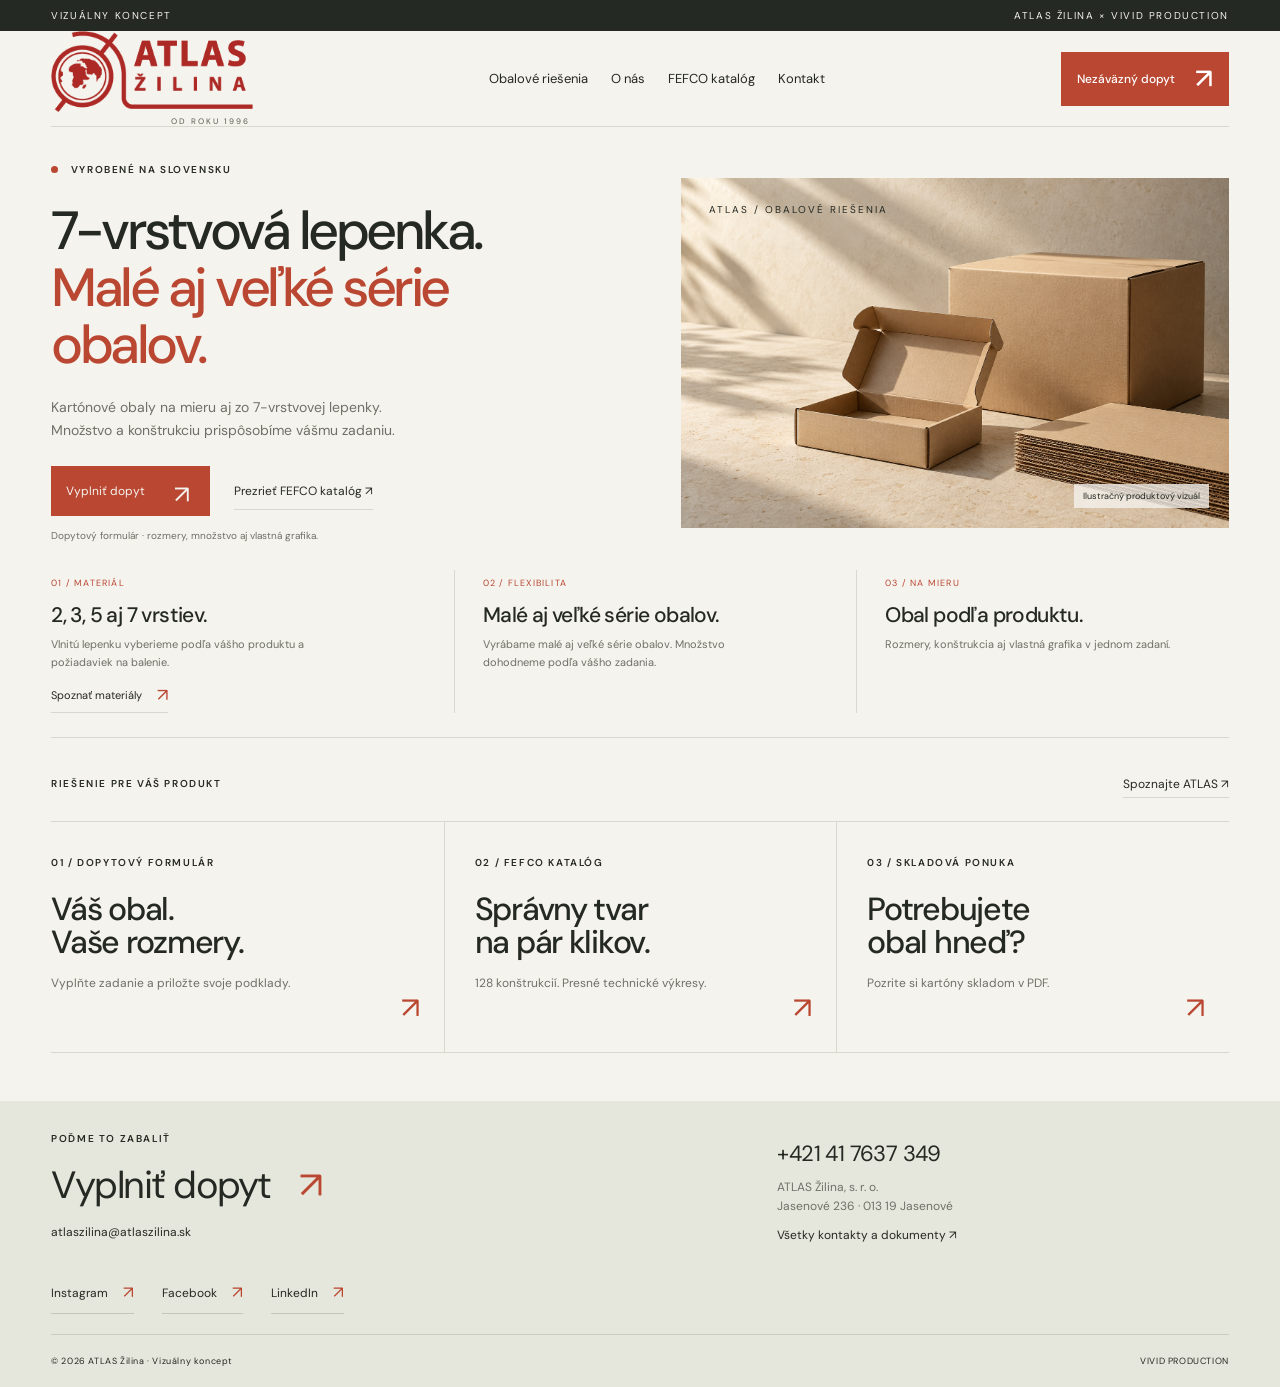
<file: index.html>
<!doctype html>
<html lang="sk"><head><meta charset="utf-8"><meta http-equiv="Content-Security-Policy" content="default-src 'none'; base-uri 'none'; object-src 'none'; script-src 'self'; style-src 'self'; font-src 'self'; img-src 'self' data:; connect-src 'self' blob:; form-action 'none'"><meta name="referrer" content="strict-origin-when-cross-origin"><meta name="viewport" content="width=device-width,initial-scale=1"><meta name="robots" content="noindex,nofollow"><meta name="description" content="ATLAS Žilina — návrh a výroba kartónových obalov na mieru. Vizuálny koncept od Vivid Production."><title>ATLAS Žilina — Obaly na mieru — malé aj veľké série obalov.</title><link rel="stylesheet" href="style.css?v=20261125-socials"></head>
<body id="top" class="minimal-home"><div class="concept">VIZUÁLNY KONCEPT <span>ATLAS ŽILINA × VIVID PRODUCTION</span></div><header><a class="brand-lockup" href="index.html" aria-label="Atlas Žilina — úvod, od roku 1996"><img class="logo" src="logo.png" alt="ATLAS Žilina"><span class="brand-since">OD ROKU 1996</span></a><nav id="nav"><a href="index.html#riesenia">Obalové riešenia</a><a href="o-nas.html">O nás</a><a href="fefco.html">FEFCO katalóg</a><a href="index.html#kontakt">Kontakt</a></nav><a class="nav-cta" href="dopyt.html">Nezáväzný dopyt <span aria-hidden="true">↗</span></a><button id="menu" aria-label="Otvoriť menu" aria-expanded="false">☰</button></header>
<main><section class="hero"><div class="hero-layout"><div class="hero-copy"><div class="eyebrow"><span class="dot"></span> VYROBENÉ NA SLOVENSKU</div><h1>7-vrstvová lepenka.<br><span>Malé aj veľké série obalov.</span></h1><p>Kartónové obaly na mieru aj zo 7-vrstvovej lepenky.<br>Množstvo a konštrukciu prispôsobíme vášmu zadaniu.</p><div class="hero-actions"><a class="round-link inquiry-primary" href="dopyt.html">Vyplniť dopyt <span aria-hidden="true">↗</span></a><a class="hero-secondary" href="fefco.html">Prezrieť FEFCO katalóg ↗</a></div><p class="hero-form-hint">Dopytový formulár · rozmery, množstvo aj vlastná grafika.</p></div><div class="hero-image"><img src="hero.png" alt="Ilustračná kompozícia kartónových obalov na mieru" fetchpriority="high"><div class="image-tag">ATLAS / OBALOVÉ RIEŠENIA</div><span class="image-note">Ilustračný produktový vizuál</span></div></div><div class="atlas-strengths" aria-label="Naše hlavné výhody"><div><span class="strength-index">01 / MATERIÁL</span><h2>2, 3, 5 aj 7 vrstiev.</h2><p>Vlnitú lepenku vyberieme podľa vášho produktu a požiadaviek na balenie.</p><a class="material-discover" href="materialy.html">Spoznať materiály <span aria-hidden="true">↗</span></a></div><div><span class="strength-index">02 / FLEXIBILITA</span><h2>Malé aj veľké série obalov.</h2><p>Vyrábame malé aj veľké série obalov. Množstvo dohodneme podľa vášho zadania.</p></div><div><span class="strength-index">03 / NA MIERU</span><h2>Obal podľa produktu.</h2><p>Rozmery, konštrukcia aj vlastná grafika v jednom zadaní.</p></div></div></section><section id="riesenia" class="home-solutions"><div class="home-section-label"><span class="eyebrow">RIEŠENIE PRE VÁŠ PRODUKT</span><a href="o-nas.html">Spoznajte ATLAS ↗</a></div><div class="home-options"><a href="dopyt.html"><span class="eyebrow">01 / DOPYTOVÝ FORMULÁR</span><h2>Váš obal.<br> Vaše rozmery.</h2><p>Vyplňte zadanie a priložte svoje podklady.</p><span class="option-arrow" aria-hidden="true">↗</span></a><a href="fefco.html"><span class="eyebrow">02 / FEFCO KATALÓG</span><h2>Správny tvar<br> na pár klikov.</h2><p>128 konštrukcií. Presné technické výkresy.</p><span class="option-arrow" aria-hidden="true">↗</span></a><a href="https://www.atlaszilina.sk/files/kartony_skladom.pdf" target="_blank" rel="noopener"><span class="eyebrow">03 / SKLADOVÁ PONUKA</span><h2>Potrebujete<br> obal hneď?</h2><p>Pozrite si kartóny skladom v PDF.</p><span class="option-arrow" aria-hidden="true">↗</span></a></div></section></main><footer id="kontakt" class="home-footer"><div class="home-contact"><div><span class="eyebrow">POĎME TO ZABALIŤ</span><a class="home-email" href="dopyt.html">Vyplniť dopyt <span>↗</span></a><a href="mailto:atlaszilina@atlaszilina.sk">atlaszilina@atlaszilina.sk</a></div><div><a class="home-phone" href="tel:+421417637349">+421 41 7637 349</a><p>ATLAS Žilina, s. r. o.<br>Jasenové 236 · 013 19 Jasenové</p><a href="o-nas.html#kontakt">Všetky kontakty a dokumenty ↗</a></div></div><nav class="footer-socials" aria-label="Sociálne siete ATLAS Žilina"><a href="https://www.instagram.com/atlaszilina.sk/" target="_blank" rel="noopener noreferrer" aria-label="Instagram ATLAS Žilina — otvorí sa v novej karte">Instagram<span aria-hidden="true">↗</span></a><a href="https://www.facebook.com/profile.php?id=100064442391622" target="_blank" rel="noopener noreferrer" aria-label="Facebook ATLAS Žilina — otvorí sa v novej karte">Facebook<span aria-hidden="true">↗</span></a><a href="https://www.linkedin.com/company/atlaszilina/" target="_blank" rel="noopener noreferrer" aria-label="LinkedIn ATLAS Žilina — otvorí sa v novej karte">LinkedIn<span aria-hidden="true">↗</span></a></nav><div class="footer-bottom"><span>© 2026 ATLAS Žilina · Vizuálny koncept</span><span>VIVID PRODUCTION</span></div></footer><script src="app.js"></script></body></html>
</file>
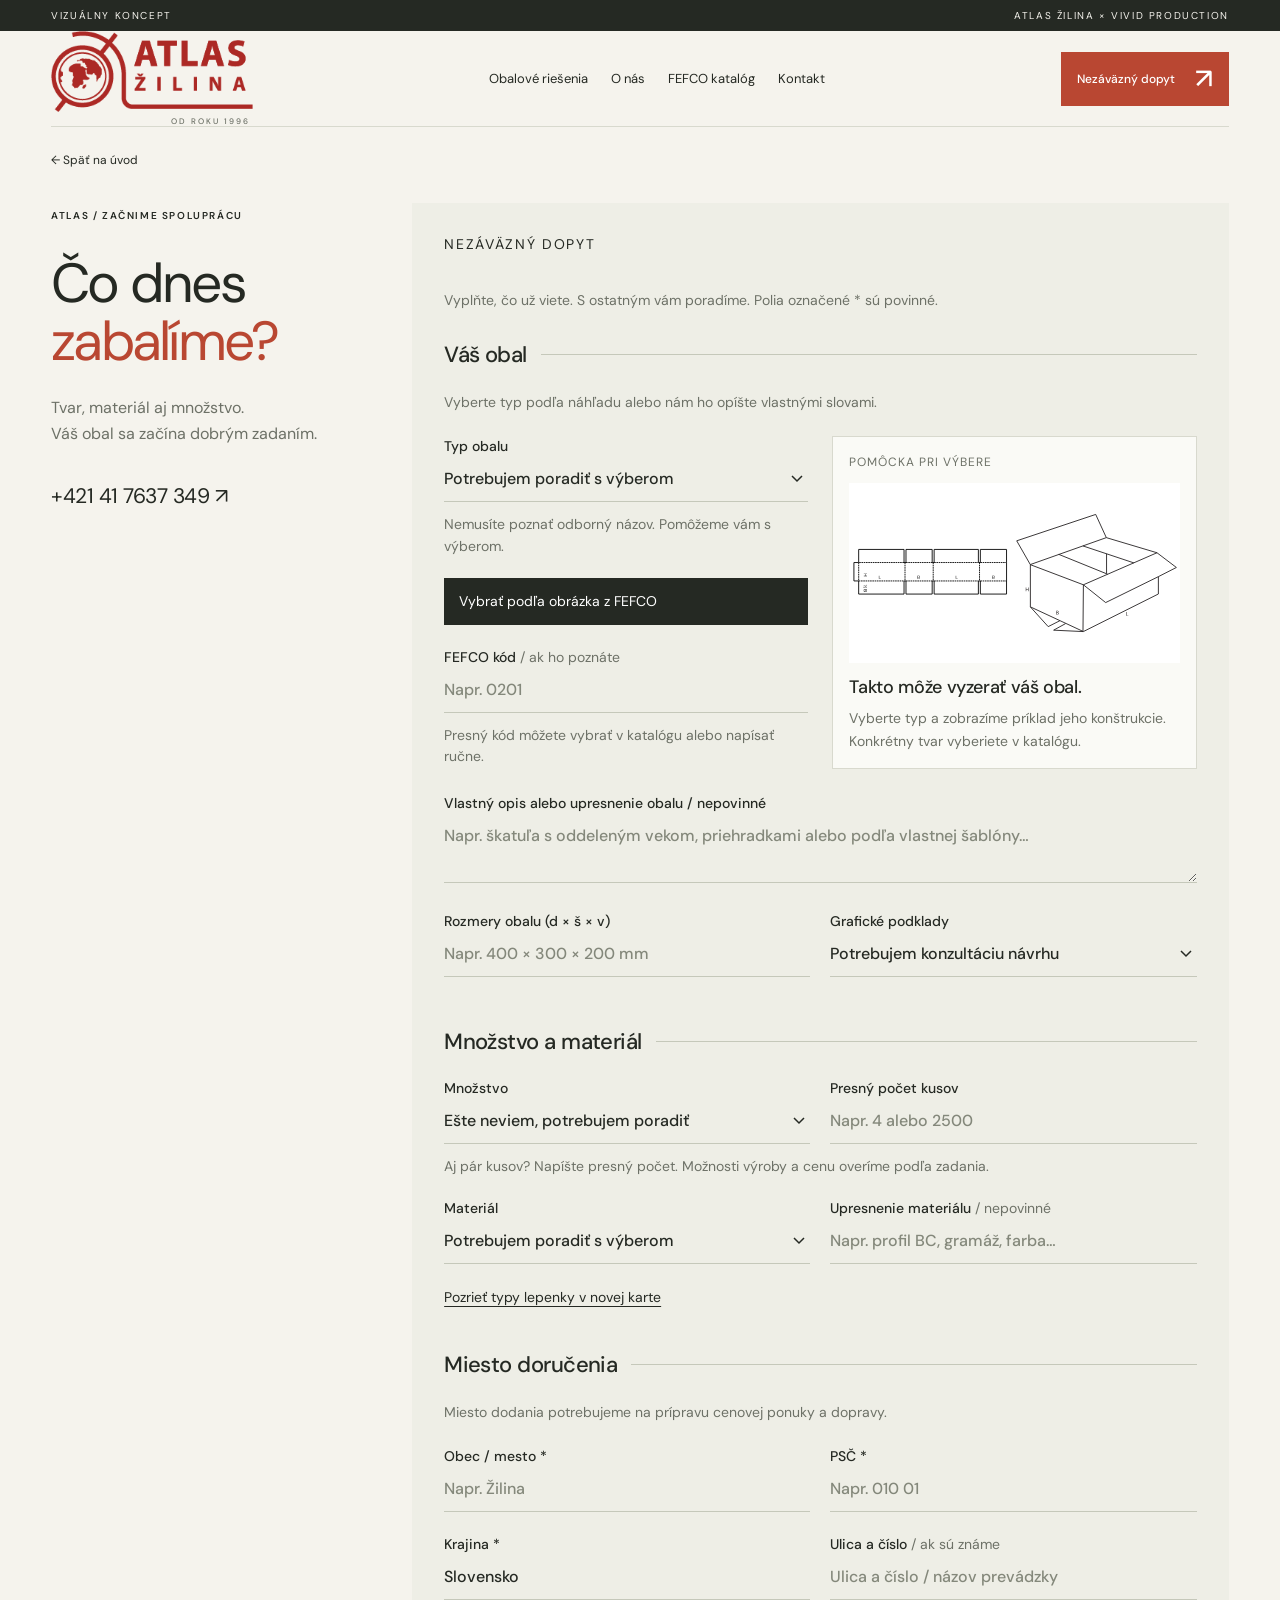
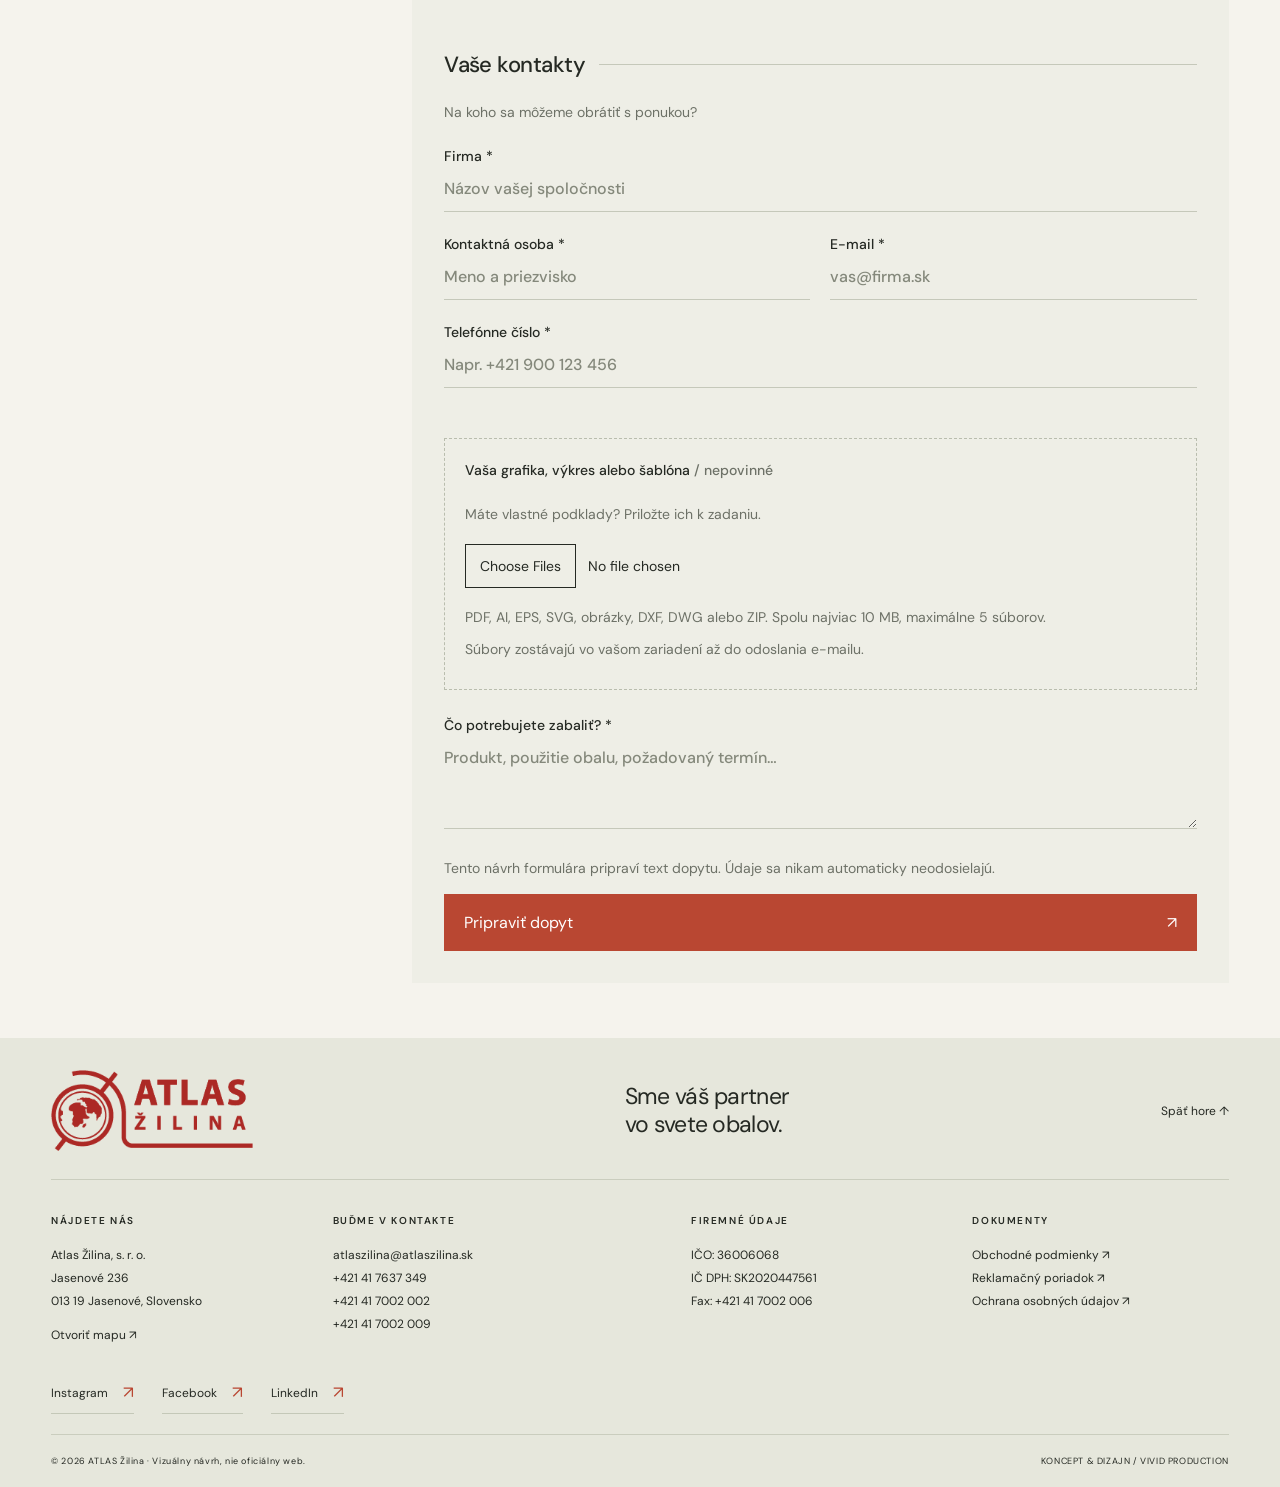
<file: dopyt.html>
<!doctype html>
<html lang="sk"><head><meta charset="utf-8"><meta http-equiv="Content-Security-Policy" content="default-src 'none'; base-uri 'none'; object-src 'none'; script-src 'self'; style-src 'self'; font-src 'self'; img-src 'self' data:; connect-src 'self' blob:; form-action 'none'"><meta name="referrer" content="strict-origin-when-cross-origin"><meta name="viewport" content="width=device-width,initial-scale=1"><meta name="robots" content="noindex,nofollow"><meta name="description" content="ATLAS Žilina — návrh a výroba kartónových obalov na mieru. Vizuálny koncept od Vivid Production."><title>Dopyt na obaly — ATLAS Žilina</title><link rel="stylesheet" href="style.css?v=20261125-socials"><link rel="stylesheet" href="inquiry.css?v=20261125-layout-fix"></head><body id="top" class="inquiry-body"><div class="concept">VIZUÁLNY KONCEPT <span>ATLAS ŽILINA × VIVID PRODUCTION</span></div><header><a class="brand-lockup" href="index.html" aria-label="Atlas Žilina — úvod, od roku 1996"><img class="logo" src="logo.png" alt="ATLAS Žilina"><span class="brand-since">OD ROKU 1996</span></a><nav id="nav"><a href="index.html#riesenia">Obalové riešenia</a><a href="o-nas.html">O nás</a><a href="fefco.html">FEFCO katalóg</a><a href="index.html#kontakt">Kontakt</a></nav><a class="nav-cta" href="dopyt.html">Nezáväzný dopyt <span aria-hidden="true">↗</span></a><button id="menu" aria-label="Otvoriť menu" aria-expanded="false">☰</button></header><main><a class="page-back" href="index.html">← Späť na úvod</a><section class="section inquiry" id="dopyt"><div><span class="eyebrow">ATLAS / ZAČNIME SPOLUPRÁCU</span><h1>Čo dnes<br><em>zabalíme?</em></h1><p>Tvar, materiál aj množstvo.<br>Váš obal sa začína dobrým zadaním.</p><a class="contact-phone" href="tel:+421417637349">+421 41 7637 349 ↗</a></div><form id="inquiry-form"><div class="form-top">NEZÁVÄZNÝ DOPYT</div><p class="field-intro">Vyplňte, čo už viete. S ostatným vám poradíme. Polia označené * sú povinné.</p><fieldset class="inquiry-section"><legend>Váš obal</legend>
<p class="field-intro">Vyberte typ podľa náhľadu alebo nám ho opíšte vlastnými slovami.</p>
<div class="type-workbench"><div class="type-fields">
<label for="pack-type">Typ obalu<select name="typ" id="pack-type" aria-describedby="type-help">
<option value="Potrebujem poradiť s výberom">Potrebujem poradiť s výberom</option>
<option value="Klopové krabice">Klopové krabice</option>
<option value="Krabice s vekom">Krabice s vekom</option>
<option value="Skladané obaly a paletky">Skladané obaly a paletky</option>
<option value="Zasúvacie obaly">Zasúvacie obaly</option>
<option value="Zlepené obaly">Zlepené obaly</option>
<option value="Prírezy">Prírezy</option>
<option value="Vnútorné obalové prvky">Vnútorné obalové prvky</option>
<option value="Iný typ / vlastný opis">Iný typ / vlastný opis</option>
</select></label>
<p id="type-help" class="field-help">Nemusíte poznať odborný názov. Pomôžeme vám s výberom.</p>
<button class="inquiry-secondary" type="button" id="choose-fefco" aria-haspopup="dialog" aria-controls="inquiry-catalog">Vybrať podľa obrázka z FEFCO</button>
<div class="fefco-input-row"><label for="inquiry-fefco">FEFCO kód <span class="field-optional">/ ak ho poznáte</span><input id="inquiry-fefco" name="fefco" inputmode="numeric" pattern="[0-9]{4}" maxlength="4" placeholder="Napr. 0201" aria-describedby="fefco-help"></label><button type="button" id="clear-fefco" class="inquiry-text-button" hidden>Zrušiť výber</button></div>
<p id="fefco-help" class="field-help">Presný kód môžete vybrať v katalógu alebo napísať ručne.</p>
</div><figure class="inquiry-preview" aria-labelledby="preview-title">
<span class="preview-label" id="preview-label">POMÔCKA PRI VÝBERE</span>
<img id="type-preview-image" src="inquiry-previews/0201.svg" alt="Ukážka klopovej krabice FEFCO 0201" width="480" height="280">
<figcaption><strong id="preview-title">Takto môže vyzerať váš obal.</strong><p id="preview-note">Vyberte typ a zobrazíme príklad jeho konštrukcie. Konkrétny tvar vyberiete v katalógu.</p></figcaption>
</figure></div>
<label for="custom-type"><span id="custom-type-label">Vlastný opis alebo upresnenie obalu <span class="field-optional">/ nepovinné</span></span><textarea id="custom-type" name="typ_vlastny" rows="2" maxlength="2000" placeholder="Napr. škatuľa s oddeleným vekom, priehradkami alebo podľa vlastnej šablóny…"></textarea></label>
<div class="form-row"><label>Rozmery obalu (d × š × v)<input name="rozmery" placeholder="Napr. 400 × 300 × 200 mm"></label><label>Grafické podklady<select name="grafika"><option>Potrebujem konzultáciu návrhu</option><option>Mám hotovú grafiku</option><option>Mám šablónu alebo technický výkres</option><option>Obal bez potlače</option></select></label></div>
</fieldset>
<fieldset class="inquiry-section"><legend>Množstvo a materiál</legend>
<div class="form-row"><label for="quantity-mode">Množstvo<select name="mnozstvo" id="quantity-mode"><option value="Ešte neviem, potrebujem poradiť">Ešte neviem, potrebujem poradiť</option><option value="Presný počet kusov">Napísať presný počet kusov</option><option value="1 – 99 kusov">1 – 99 kusov</option><option value="100 – 999 kusov">100 – 999 kusov</option><option value="1 000 – 10 000 kusov">1 000 – 10 000 kusov</option><option value="Viac ako 10 000 kusov">Viac ako 10 000 kusov</option></select></label>
<label for="quantity-exact">Presný počet kusov<input id="quantity-exact" name="mnozstvo_presne" type="number" min="1" step="1" inputmode="numeric" placeholder="Napr. 4 alebo 2500" aria-describedby="quantity-help"></label></div>
<p class="field-help" id="quantity-help">Aj pár kusov? Napíšte presný počet. Možnosti výroby a cenu overíme podľa zadania.</p>
<div class="form-row"><label for="material">Materiál<select id="material" name="material"><option>Potrebujem poradiť s výberom</option><option>2-vrstvová vlnitá lepenka</option><option>3-vrstvová vlnitá lepenka</option><option>5-vrstvová vlnitá lepenka</option><option>7-vrstvová vlnitá lepenka</option><option>Iný materiál / podľa špecifikácie</option></select></label>
<label for="material-detail">Upresnenie materiálu <span class="field-optional">/ nepovinné</span><input id="material-detail" name="material_detail" maxlength="500" placeholder="Napr. profil BC, gramáž, farba…"></label></div>
<a class="inquiry-inline-link" href="materialy.html" target="_blank" rel="noopener">Pozrieť typy lepenky v novej karte</a>
</fieldset>
<fieldset class="inquiry-section"><legend>Miesto doručenia</legend>
<p class="field-intro">Miesto dodania potrebujeme na prípravu cenovej ponuky a dopravy.</p>
<div class="form-row"><label>Obec / mesto *<input name="dorucenie_mesto" autocomplete="shipping address-level2" maxlength="150" required placeholder="Napr. Žilina"></label><label>PSČ *<input name="dorucenie_psc" autocomplete="shipping postal-code" maxlength="20" required placeholder="Napr. 010 01"></label></div>
<div class="form-row"><label>Krajina *<input name="dorucenie_krajina" autocomplete="shipping country-name" maxlength="100" required value="Slovensko"></label><label>Ulica a číslo <span class="field-optional">/ ak sú známe</span><input name="dorucenie_ulica" autocomplete="shipping address-line1" maxlength="250" placeholder="Ulica a číslo / názov prevádzky"></label></div>
</fieldset>
<fieldset class="inquiry-section"><legend>Vaše kontakty</legend><p class="field-intro">Na koho sa môžeme obrátiť s ponukou?</p><label>Firma *<input name="firma" autocomplete="organization" required placeholder="Názov vašej spoločnosti"></label><div class="form-row"><label>Kontaktná osoba *<input name="meno" autocomplete="name" required placeholder="Meno a priezvisko"></label><label>E-mail *<input type="email" name="email" autocomplete="email" required placeholder="vas@firma.sk"></label></div><label>Telefónne číslo *<input type="tel" name="telefon" autocomplete="tel" required placeholder="Napr. +421 900 123 456"></label>
</fieldset><div class="file-zone"><label for="attachments">Vaša grafika, výkres alebo šablóna <span class="optional">/ nepovinné</span></label><p>Máte vlastné podklady? Priložte ich k zadaniu.</p><input type="file" id="attachments" multiple accept=".pdf,.ai,.eps,.svg,.png,.jpg,.jpeg,.webp,.dxf,.dwg,.zip" aria-describedby="file-help file-status"><p id="file-help">PDF, AI, EPS, SVG, obrázky, DXF, DWG alebo ZIP. Spolu najviac 10 MB, maximálne 5 súborov.</p><ul id="file-list" aria-label="Vybrané prílohy"></ul><p id="file-status" aria-live="polite">Súbory zostávajú vo vašom zariadení až do odoslania e-mailu.</p></div><label>Čo potrebujete zabaliť? *<textarea name="sprava" rows="3" required placeholder="Produkt, použitie obalu, požadovaný termín…"></textarea></label><p class="form-note">Tento návrh formulára pripraví text dopytu. Údaje sa nikam automaticky neodosielajú.</p><button class="submit" type="submit">Pripraviť dopyt <span>↗</span></button><div id="draft" hidden aria-live="polite"><h3>Váš dopyt je pripravený</h3><textarea id="draft-text" rows="8" readonly aria-label="Text pripraveného dopytu"></textarea><div class="draft-actions"><button type="button" id="copy">Kopírovať text</button><a id="send" href="#">Otvoriť e-mail bez príloh ↗</a><button type="button" id="download-email">Stiahnuť e-mail s prílohami (.eml) ↓</button></div><p class="form-note" id="draft-status">Súbor .eml obsahuje zadanie aj vybrané prílohy. Otvorte ho v kompatibilnej e-mailovej aplikácii a pred odoslaním skontrolujte. Pri použití odkazu „Otvoriť e-mail bez príloh“ pridajte súbory ručne.</p></div></form></section></main><footer id="kontakt"><div class="footer-top"><img src="logo.png" alt="ATLAS Žilina" class="logo"><p>Sme váš partner<br>vo svete obalov.</p><a href="#top">Späť hore ↑</a></div><div class="footer-grid"><div><span class="eyebrow">NÁJDETE NÁS</span><p>Atlas Žilina, s. r. o.<br>Jasenové 236<br>013 19 Jasenové, Slovensko</p><a href="https://www.google.com/maps/search/?api=1&query=Atlas+Zilina+Jasenove+236" target="_blank" rel="noopener">Otvoriť mapu ↗</a></div><div><span class="eyebrow">BUĎME V KONTAKTE</span><p><a href="mailto:atlaszilina@atlaszilina.sk">atlaszilina@atlaszilina.sk</a><br><a href="tel:+421417637349">+421 41 7637 349</a><br><a href="tel:+421417002002">+421 41 7002 002</a><br><a href="tel:+421417002009">+421 41 7002 009</a></p></div><div><span class="eyebrow">FIREMNÉ ÚDAJE</span><p>IČO: 36006068<br>IČ DPH: SK2020447561<br>Fax: +421 41 7002 006</p></div><div><span class="eyebrow">DOKUMENTY</span><p><a href="https://www.atlaszilina.sk/files/VOP.pdf" target="_blank" rel="noopener">Obchodné podmienky ↗</a><br><a href="https://www.atlaszilina.sk/files/reklamacny_poriadok.pdf" target="_blank" rel="noopener">Reklamačný poriadok ↗</a><br><a href="https://www.atlaszilina.sk/files/GDPR_ATLAS.pdf" target="_blank" rel="noopener">Ochrana osobných údajov ↗</a></p></div></div><nav class="footer-socials" aria-label="Sociálne siete ATLAS Žilina"><a href="https://www.instagram.com/atlaszilina.sk/" target="_blank" rel="noopener noreferrer" aria-label="Instagram ATLAS Žilina — otvorí sa v novej karte">Instagram<span aria-hidden="true">↗</span></a><a href="https://www.facebook.com/profile.php?id=100064442391622" target="_blank" rel="noopener noreferrer" aria-label="Facebook ATLAS Žilina — otvorí sa v novej karte">Facebook<span aria-hidden="true">↗</span></a><a href="https://www.linkedin.com/company/atlaszilina/" target="_blank" rel="noopener noreferrer" aria-label="LinkedIn ATLAS Žilina — otvorí sa v novej karte">LinkedIn<span aria-hidden="true">↗</span></a></nav><div class="footer-bottom"><span>© 2026 ATLAS Žilina · Vizuálny návrh, nie oficiálny web.</span><span>KONCEPT & DIZAJN / VIVID PRODUCTION</span></div></footer><dialog id="inquiry-catalog" class="inquiry-catalog" aria-labelledby="inquiry-catalog-title">
<div class="picker-heading"><div><span class="eyebrow">FEFCO KATALÓG</span><h2 id="inquiry-catalog-title">Vyberte tvar obalu.</h2><p>Vybraná konštrukcia sa doplní do dopytu. Vaše údaje zostanú vyplnené.</p></div><button type="button" id="close-inquiry-catalog" class="picker-close" aria-label="Zavrieť výber obalu">×</button></div>
<div class="picker-controls"><label for="picker-category">Typ obalu<select id="picker-category"><option value="all">Všetky typy obalov</option><option value="01">Prírezy</option><option value="02">Klopové krabice</option><option value="03">Krabice s vekom</option><option value="04">Skladané obaly a paletky</option><option value="05">Zasúvacie obaly</option><option value="07">Zlepené obaly</option><option value="09">Vnútorné obalové prvky</option></select></label><label for="picker-search">Hľadať podľa kódu<input id="picker-search" type="search" placeholder="Napr. 0201" autocomplete="off"></label></div>
<p id="picker-status" role="status">Načítavam konštrukcie…</p><div id="picker-products" class="picker-products"></div>
<p class="picker-fallback">Neviete si vybrať? Zavrite katalóg a opíšte požadovaný obal vlastnými slovami. <a href="fefco.html" target="_blank" rel="noopener">Otvoriť celý katalóg v novej karte</a></p>
</dialog><script src="app.js"></script><script src="inquiry.js?v=20261120-form"></script><script src="inquiry-types.js?v=20261120-form"></script></body></html>
</file>
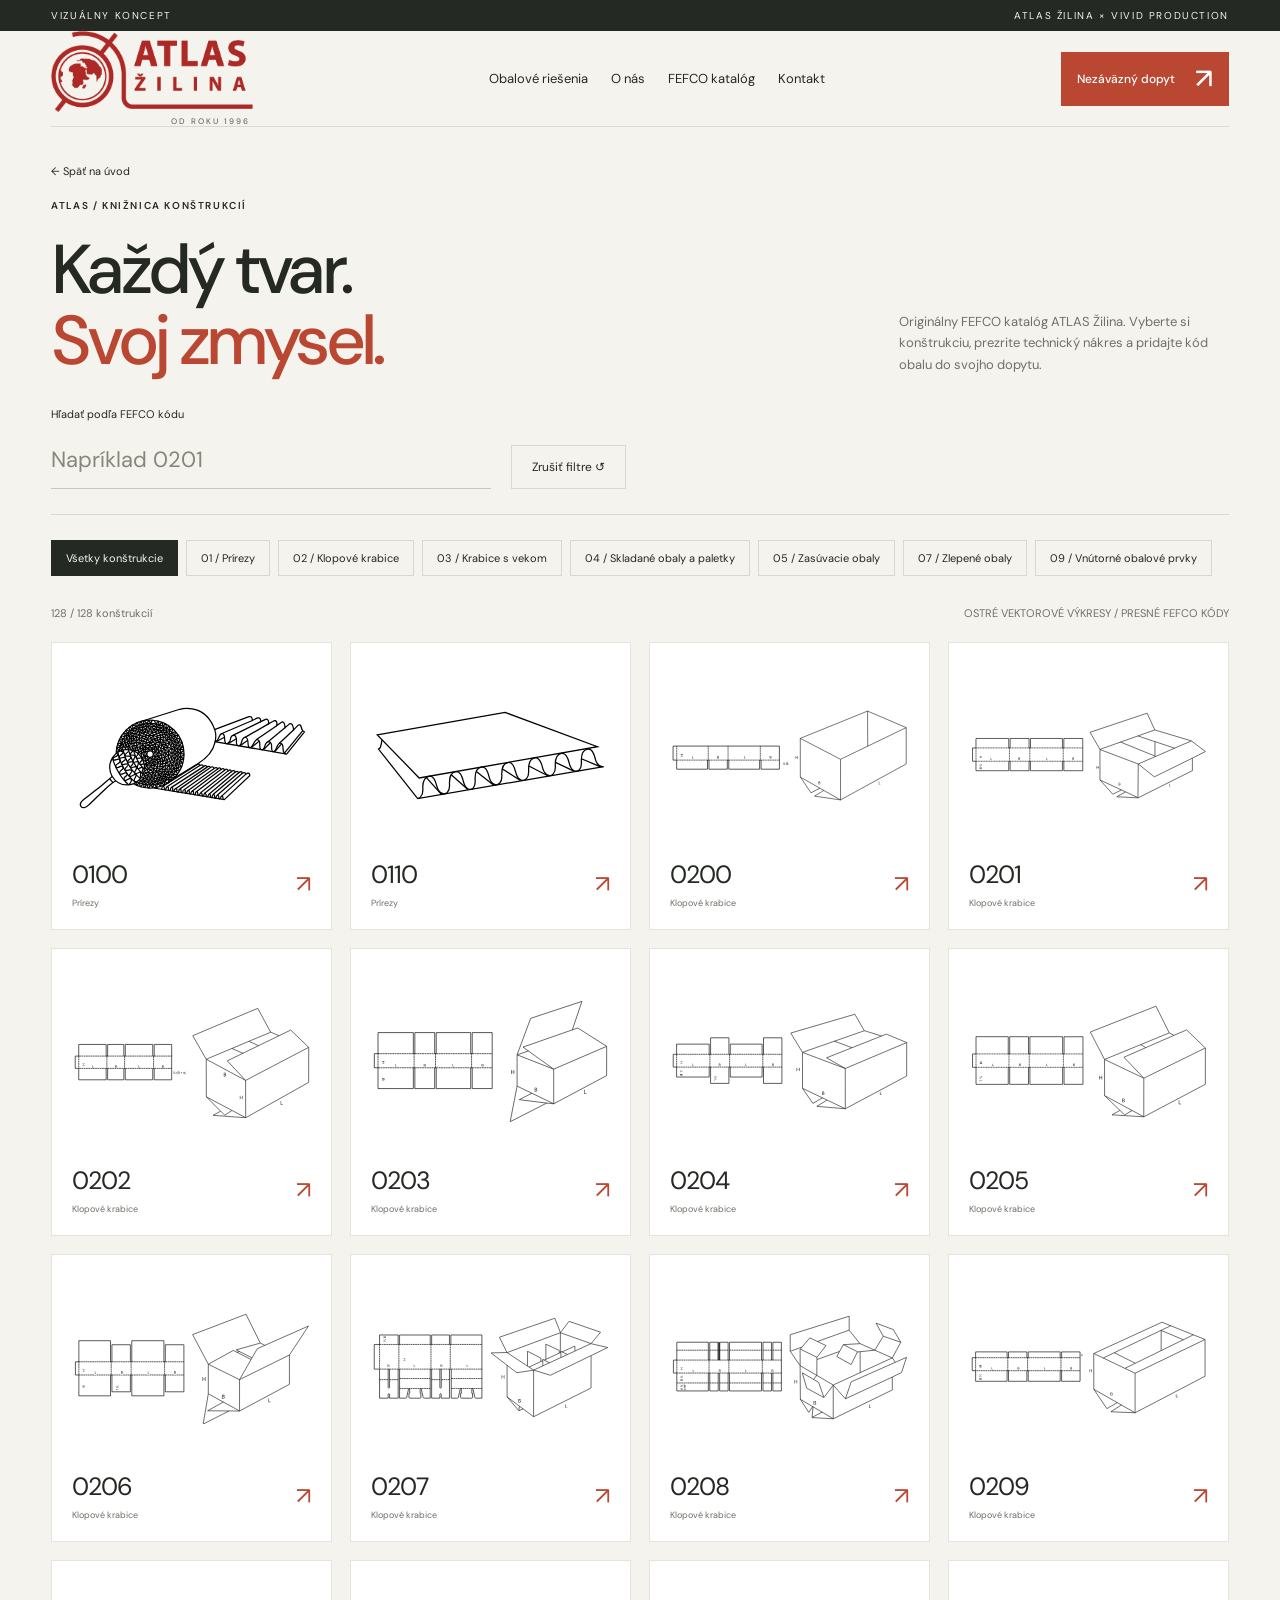
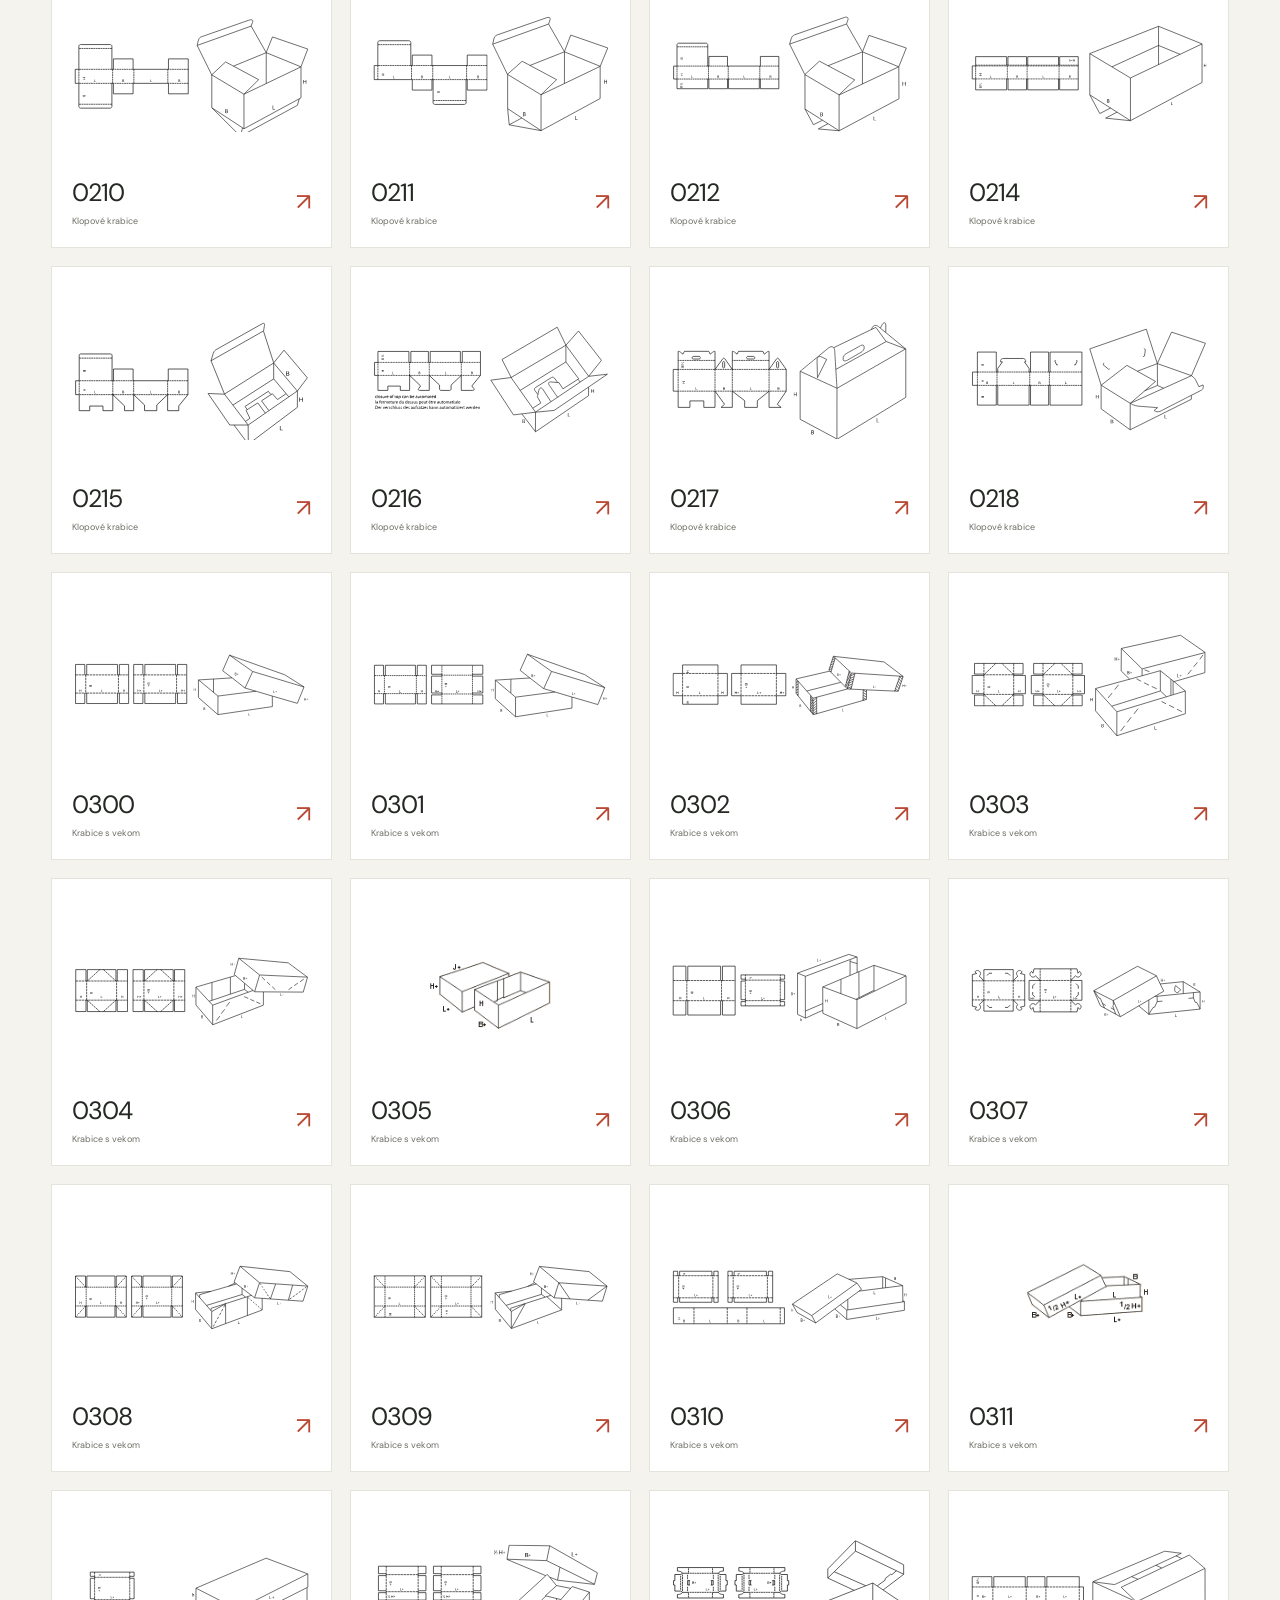
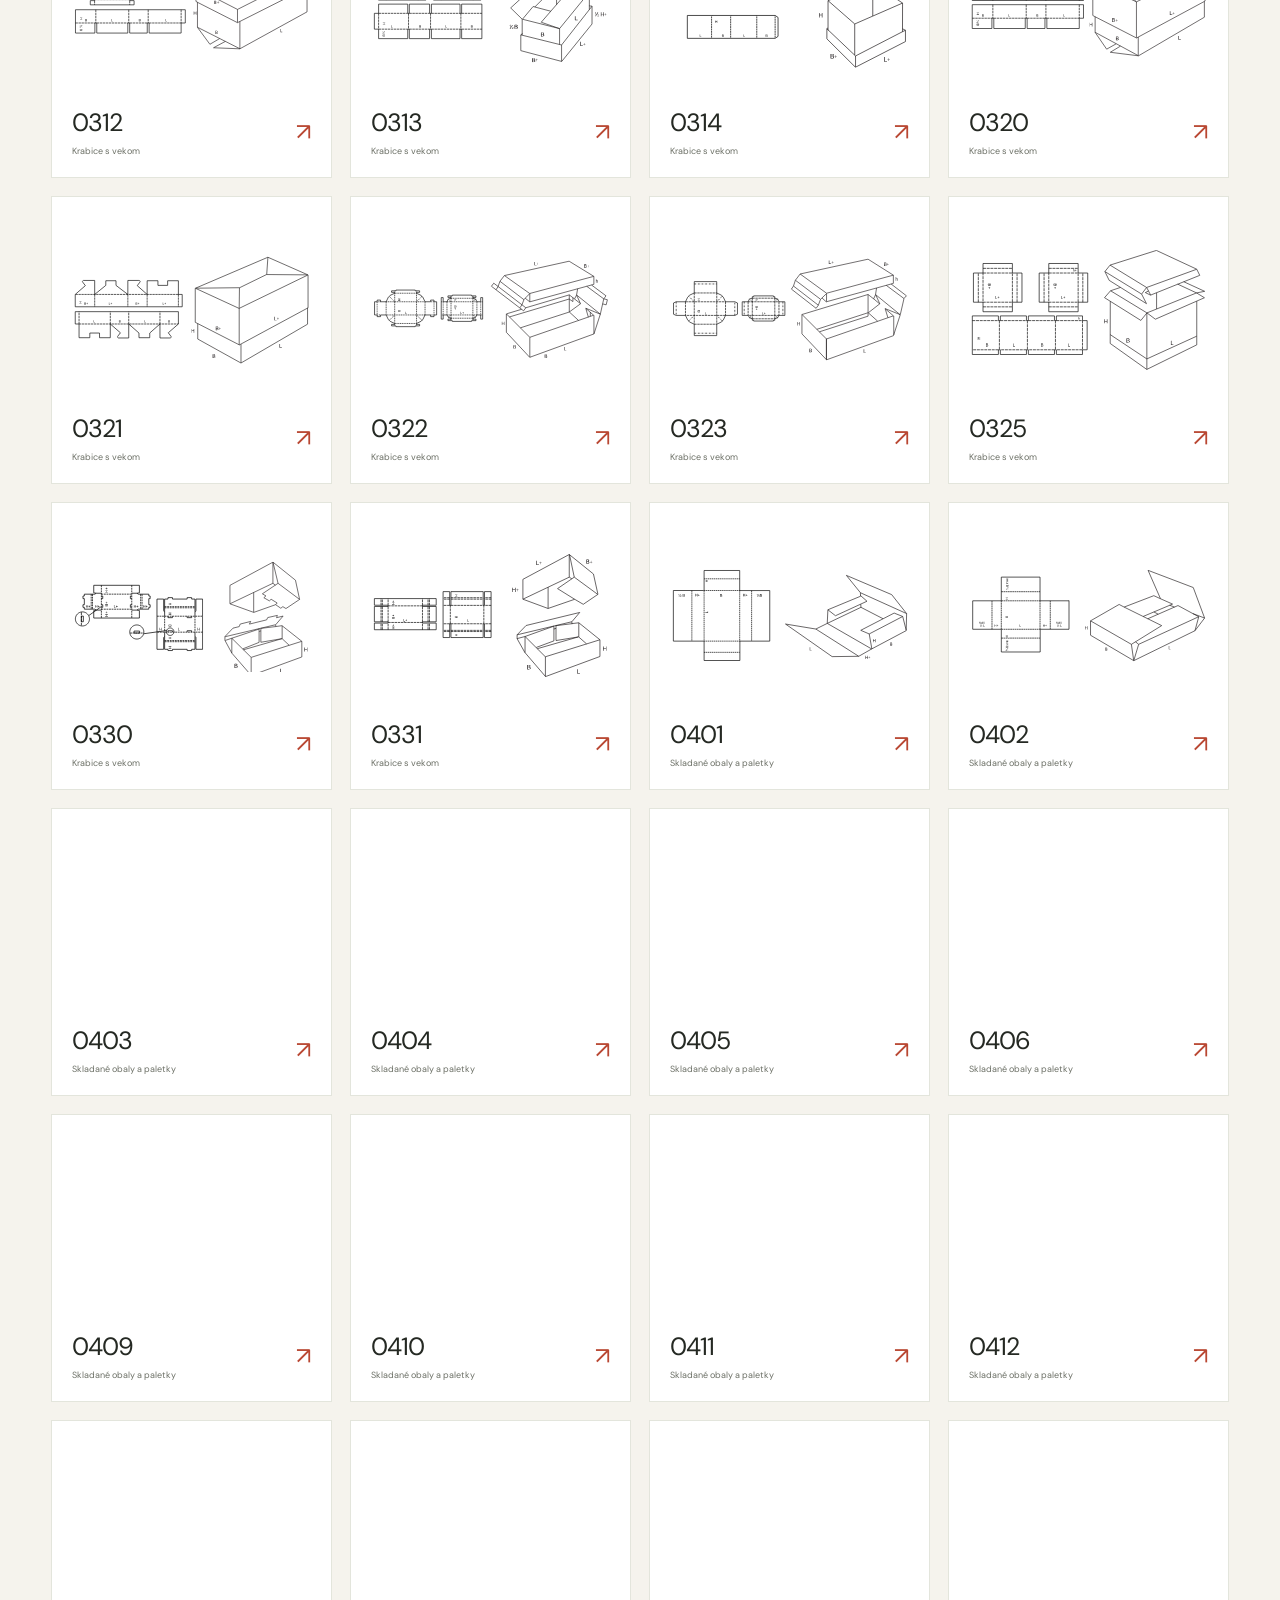
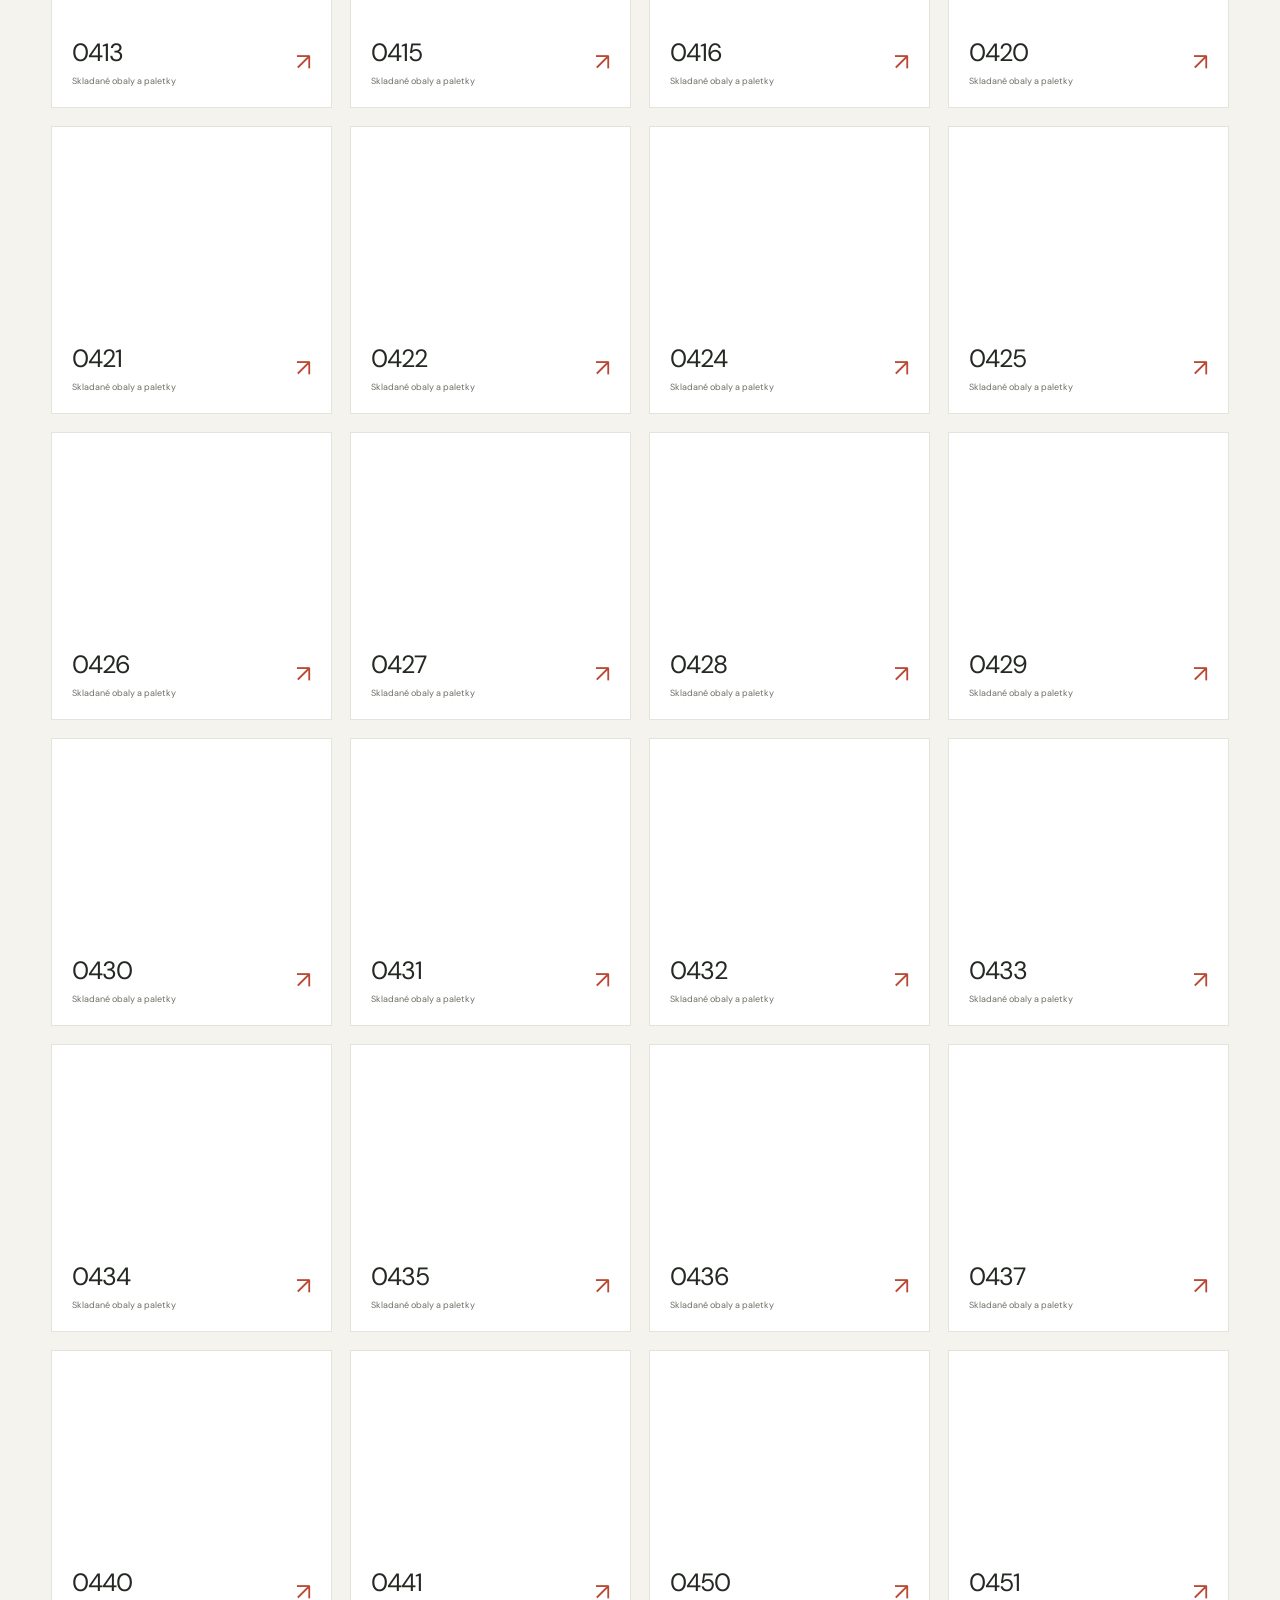
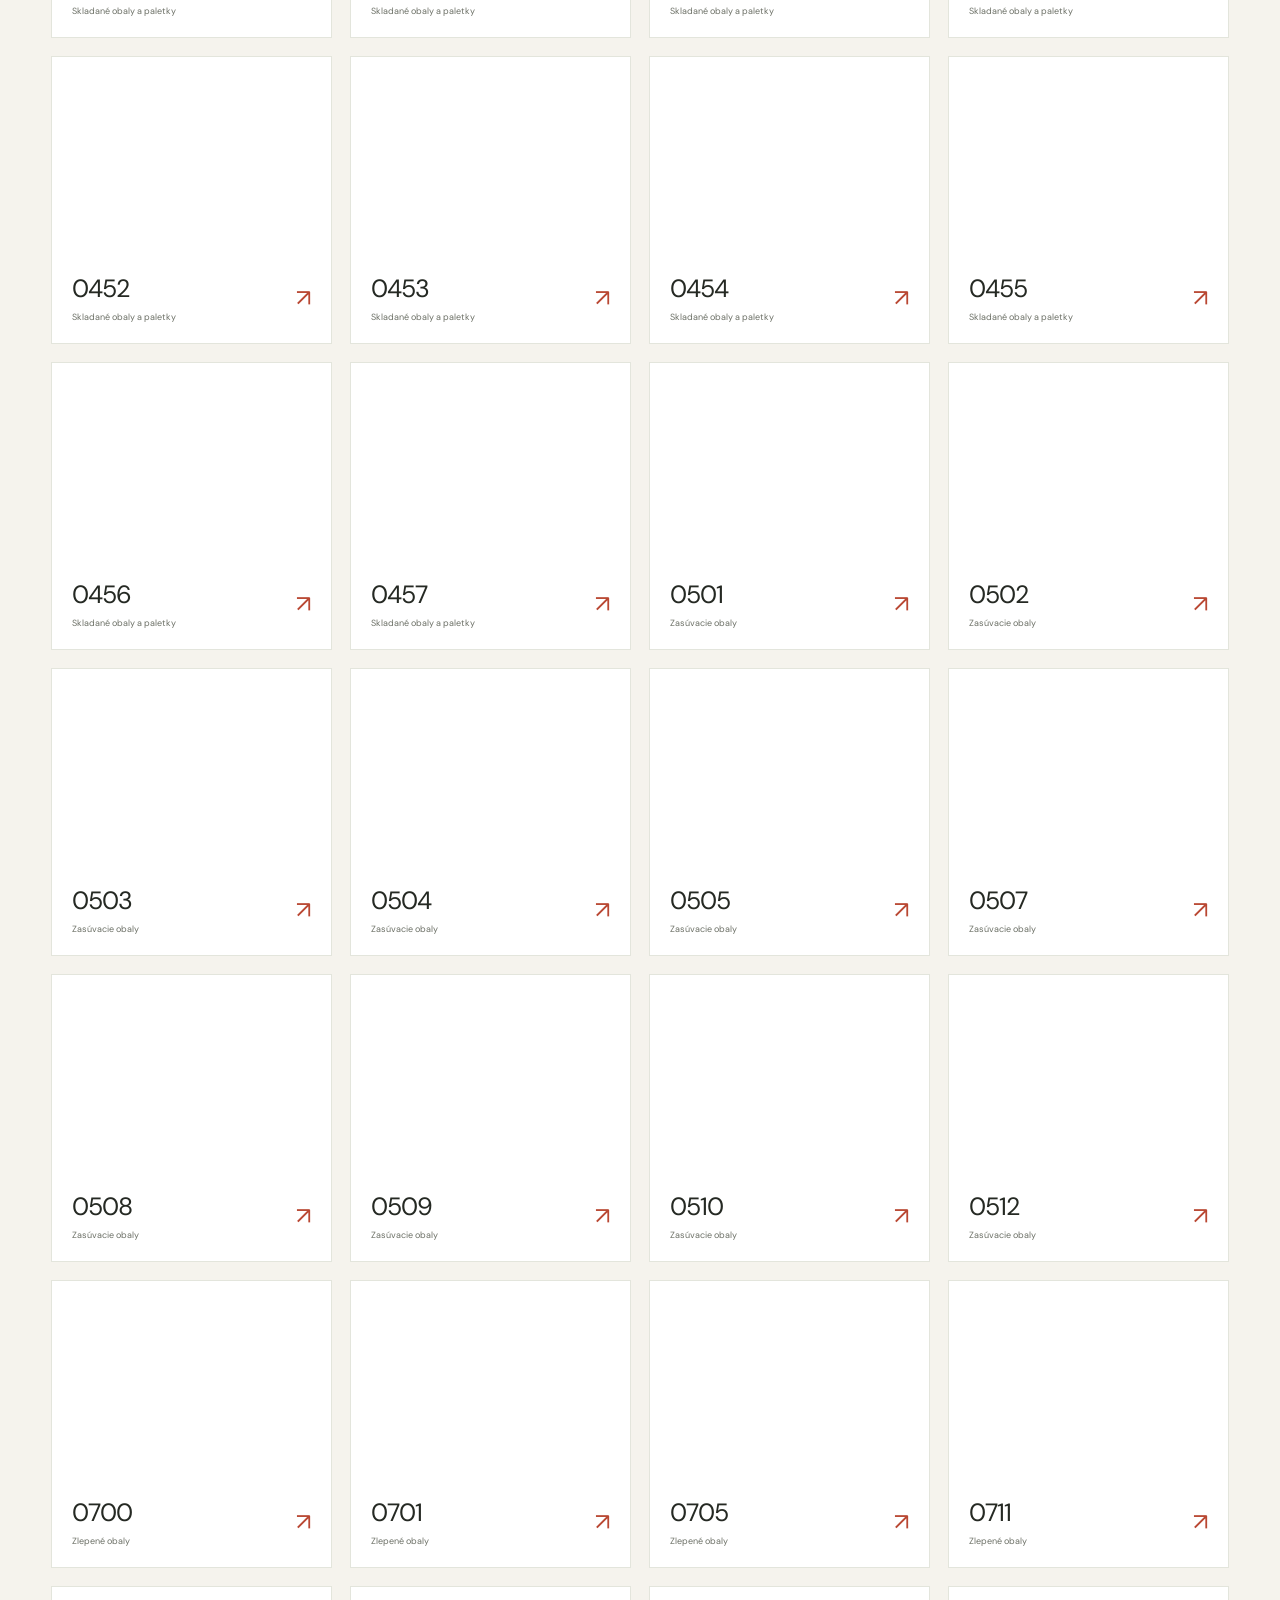
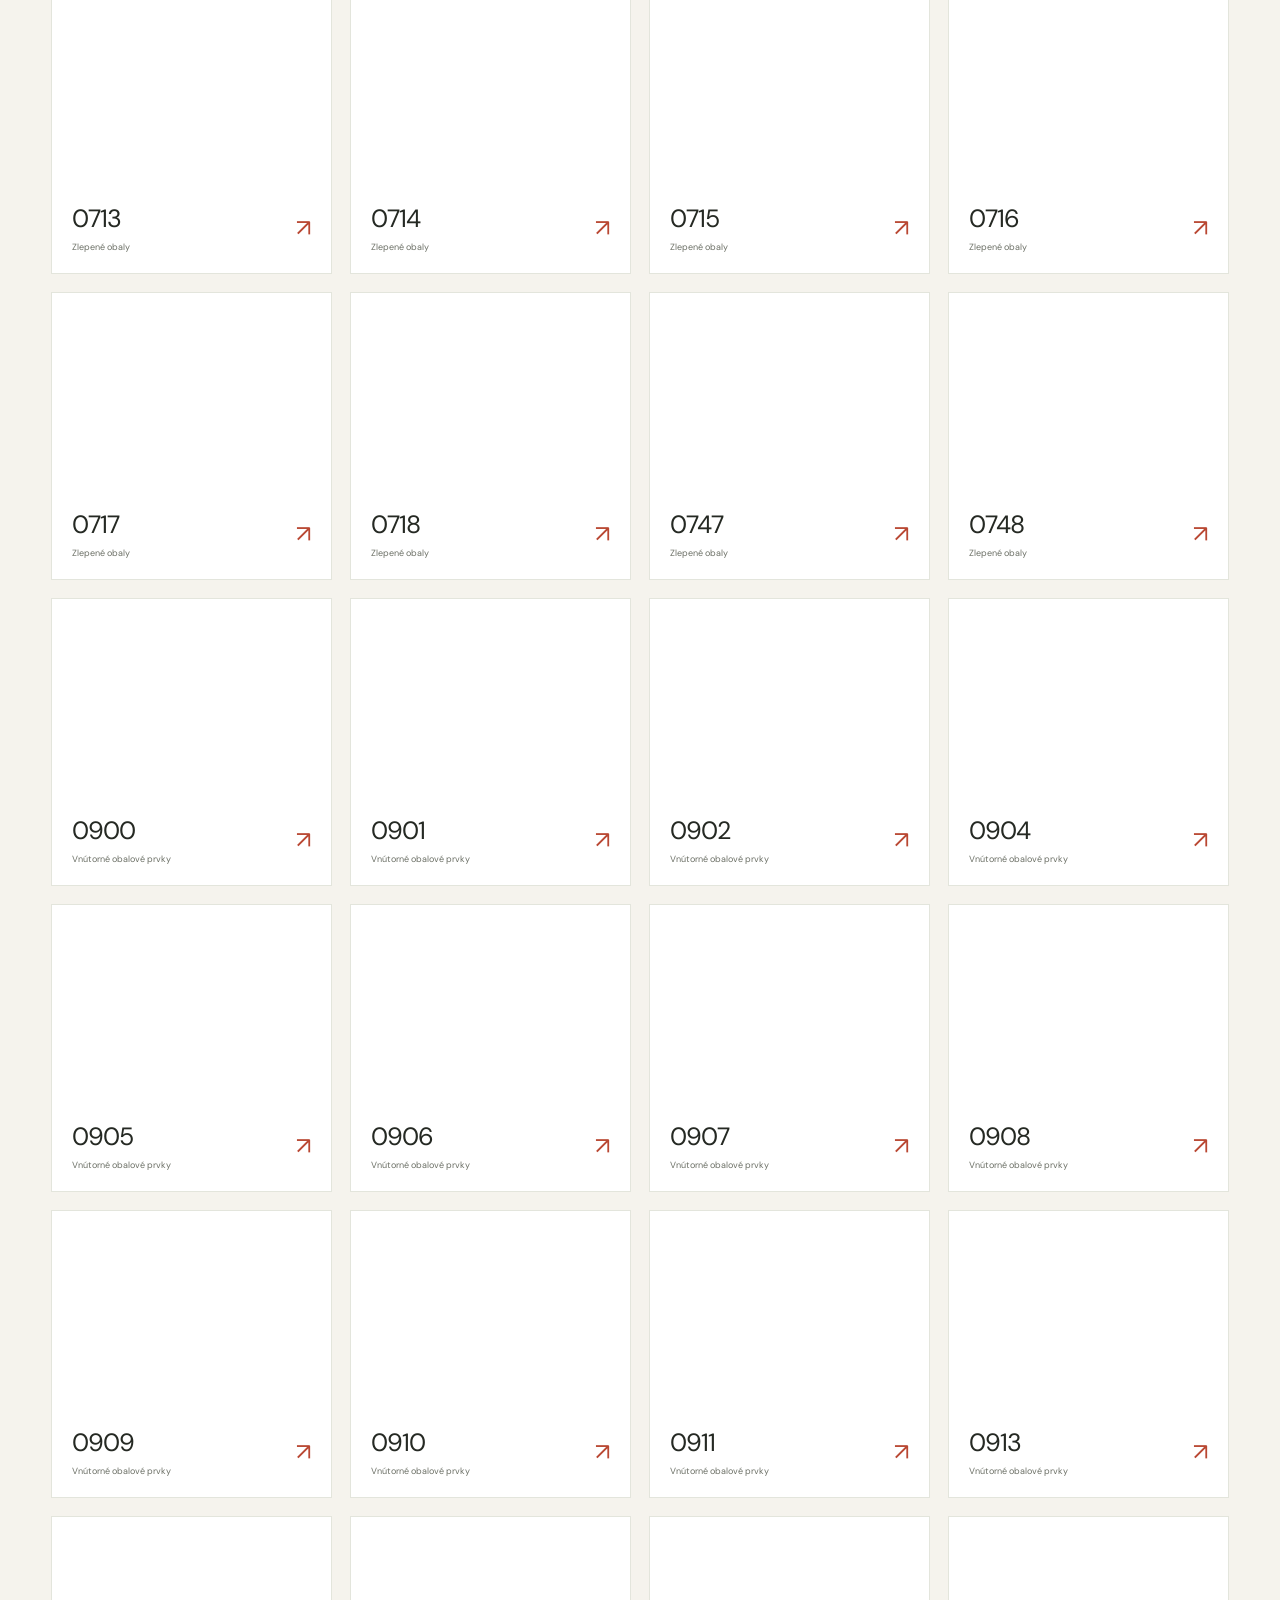
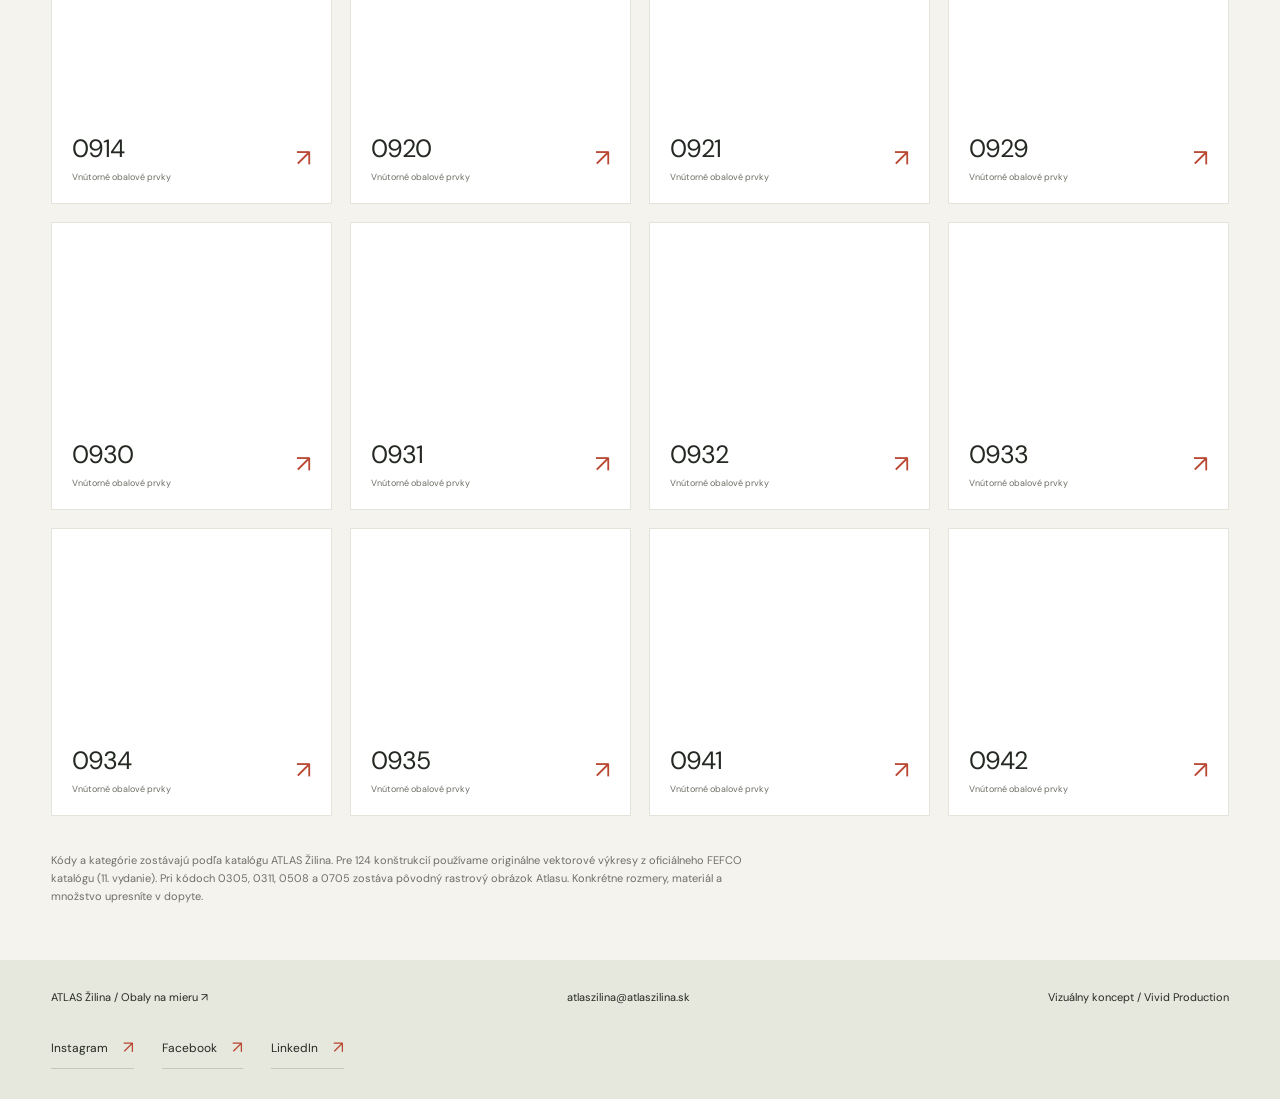
<file: fefco.html>
<!doctype html><html lang="sk"><head><meta charset="utf-8"><meta http-equiv="Content-Security-Policy" content="default-src 'none'; base-uri 'none'; object-src 'none'; script-src 'self'; style-src 'self'; font-src 'self'; img-src 'self' data:; connect-src 'self' blob:; form-action 'none'"><meta name="referrer" content="strict-origin-when-cross-origin"><meta name="viewport" content="width=device-width,initial-scale=1"><meta name="robots" content="noindex,nofollow"><meta name="description" content="FEFCO katalóg ATLAS Žilina — 128 konštrukcií s originálnymi technickými náhľadmi."><title>FEFCO katalóg — ATLAS Žilina</title><link rel="stylesheet" href="style.css?v=20261125-socials"></head><body><div class="concept">VIZUÁLNY KONCEPT <span>ATLAS ŽILINA × VIVID PRODUCTION</span></div><header><a class="brand-lockup" href="index.html" aria-label="Atlas Žilina — úvod, od roku 1996"><img class="logo" src="logo.png" alt="ATLAS Žilina"><span class="brand-since">OD ROKU 1996</span></a><nav id="nav"><a href="index.html#riesenia">Obalové riešenia</a><a href="o-nas.html">O nás</a><a href="fefco.html">FEFCO katalóg</a><a href="index.html#kontakt">Kontakt</a></nav><a class="nav-cta" href="dopyt.html">Nezáväzný dopyt <span aria-hidden="true">↗</span></a><button id="menu" aria-label="Otvoriť menu" aria-expanded="false">☰</button></header><main class="catalog-page"><a class="catalog-back" href="index.html">← Späť na úvod</a><div class="eyebrow">ATLAS / KNIŽNICA KONŠTRUKCIÍ</div><div class="catalog-head"><h1>Každý tvar.<br><em>Svoj zmysel.</em></h1><p>Originálny FEFCO katalóg ATLAS Žilina. Vyberte si konštrukciu, prezrite technický nákres a pridajte kód obalu do svojho dopytu.</p></div><div class="catalog-toolbar"><label class="catalog-search">Hľadať podľa FEFCO kódu<input id="catalog-search" type="search" placeholder="Napríklad 0201" autocomplete="off"></label><button class="catalog-reset" id="catalog-reset" type="button">Zrušiť filtre ↺</button></div><div class="category-filters" id="categories" role="group" aria-label="Kategórie FEFCO"></div><div class="catalog-result-line"><span id="result-count" aria-live="polite">Načítavam konštrukcie…</span><span>OSTRÉ VEKTOROVÉ VÝKRESY / PRESNÉ FEFCO KÓDY</span></div><div id="products" class="product-grid"></div><p id="empty-result" class="empty-result" hidden>Nenašli sme žiadny obal. Skúste iný kód alebo zrušte filtre.</p><p class="catalog-disclaimer">Kódy a kategórie zostávajú podľa katalógu ATLAS Žilina. Pre 124 konštrukcií používame originálne vektorové výkresy z <a href="https://www.fefco.org/sites/default/files/files/FEFCO_ESBO_code_of_designs.pdf" target="_blank" rel="noopener">oficiálneho FEFCO katalógu (11. vydanie)</a>. Pri kódoch 0305, 0311, 0508 a 0705 zostáva pôvodný rastrový obrázok Atlasu. Konkrétne rozmery, materiál a množstvo upresníte v dopyte.</p><noscript>Na vyhľadávanie v katalógu je potrebný JavaScript. Kontaktujte nás na atlaszilina@atlaszilina.sk.</noscript></main><footer class="catalog-footer"><a href="index.html">ATLAS Žilina / Obaly na mieru ↗</a><a href="mailto:atlaszilina@atlaszilina.sk">atlaszilina@atlaszilina.sk</a><span>Vizuálny koncept / Vivid Production</span><nav class="footer-socials" aria-label="Sociálne siete ATLAS Žilina"><a href="https://www.instagram.com/atlaszilina.sk/" target="_blank" rel="noopener noreferrer" aria-label="Instagram ATLAS Žilina — otvorí sa v novej karte">Instagram<span aria-hidden="true">↗</span></a><a href="https://www.facebook.com/profile.php?id=100064442391622" target="_blank" rel="noopener noreferrer" aria-label="Facebook ATLAS Žilina — otvorí sa v novej karte">Facebook<span aria-hidden="true">↗</span></a><a href="https://www.linkedin.com/company/atlaszilina/" target="_blank" rel="noopener noreferrer" aria-label="LinkedIn ATLAS Žilina — otvorí sa v novej karte">LinkedIn<span aria-hidden="true">↗</span></a></nav></footer><dialog id="product-dialog" class="product-dialog" aria-labelledby="product-title"><div class="dialog-head"><div><span class="eyebrow" id="product-category"></span><h2 id="product-title"></h2></div><button type="button" class="dialog-close" id="dialog-close" aria-label="Zavrieť detail">×</button></div><div class="dialog-image"><img id="product-image" alt=""></div><div class="dialog-bottom"><p id="detail-note"></p><div class="dialog-actions"><a id="original-drawing" target="_blank" rel="noopener">Otvoriť originálny obrázok ↗</a><a class="select-product" id="select-product">Dopytovať tento obal ↗</a></div></div></dialog><script src="app.js"></script><script src="catalog-data.js"></script><script src="catalog.js"></script></body></html>
</file>
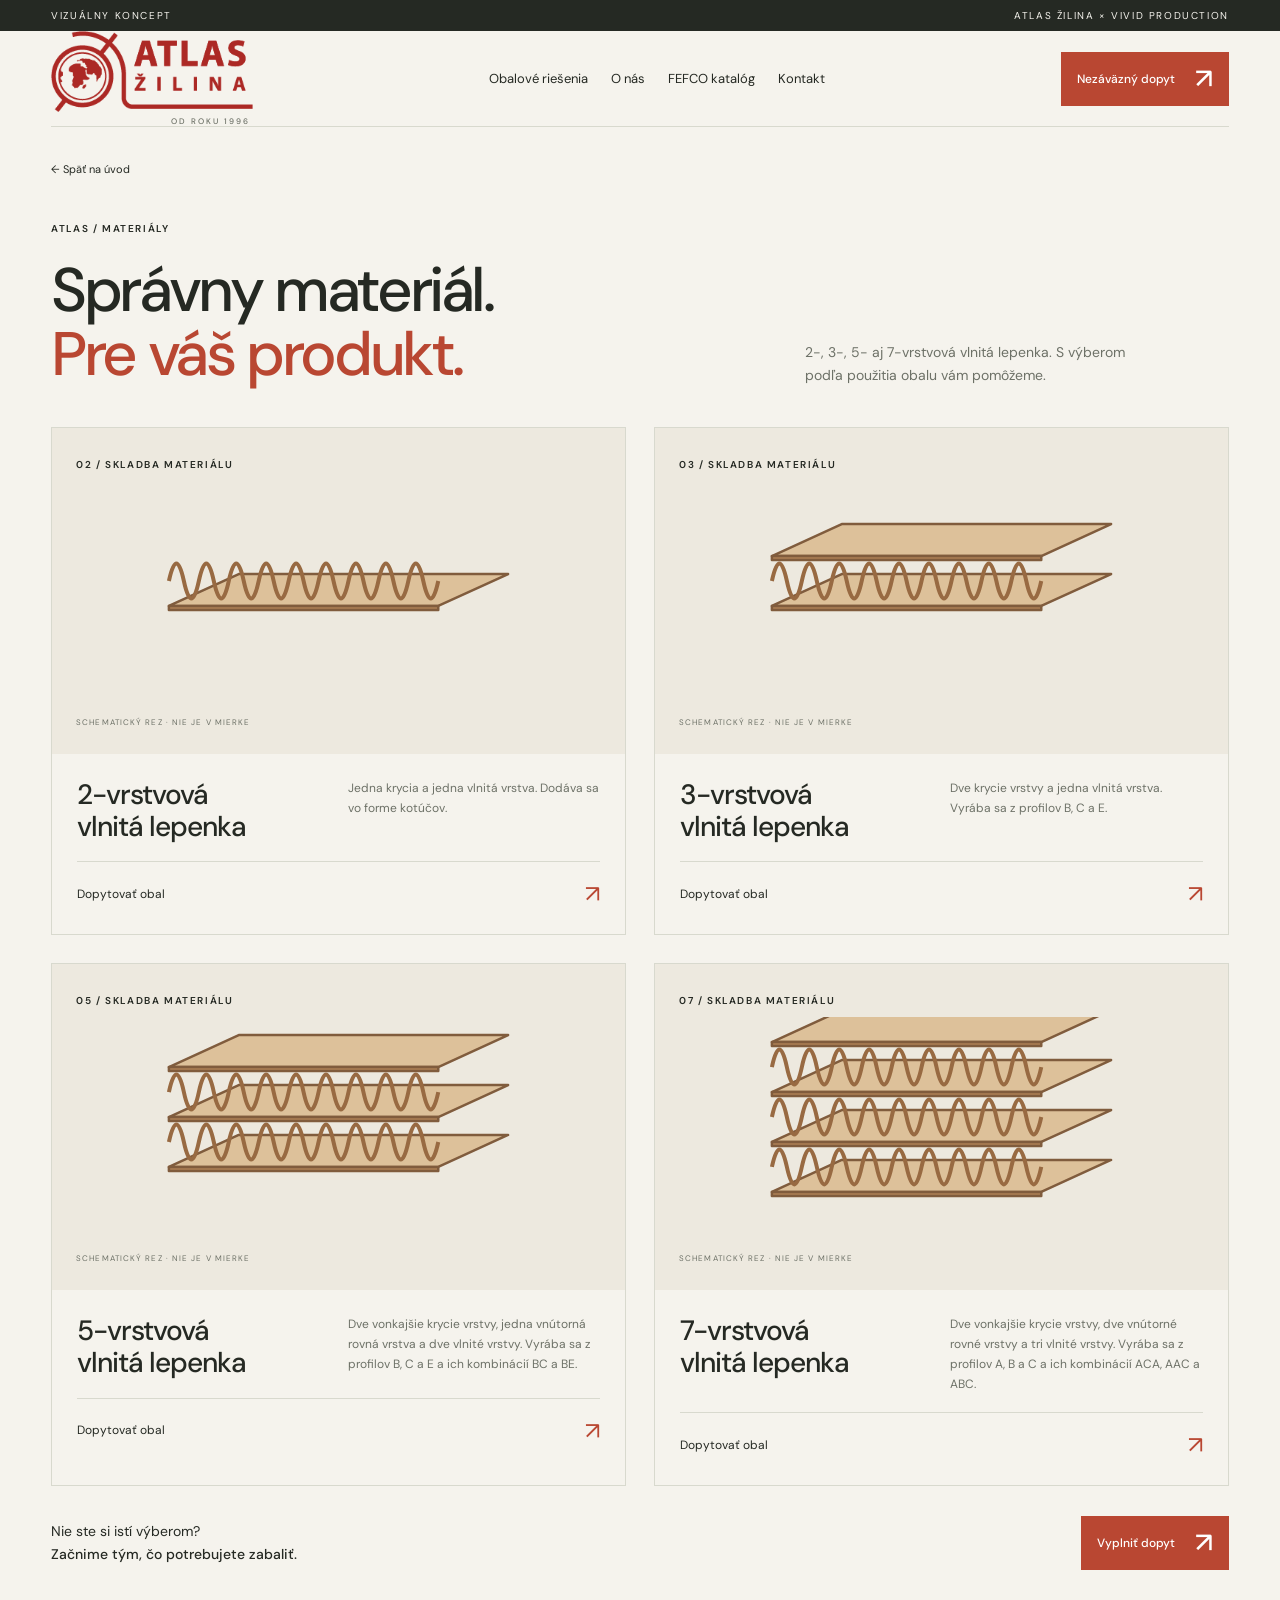
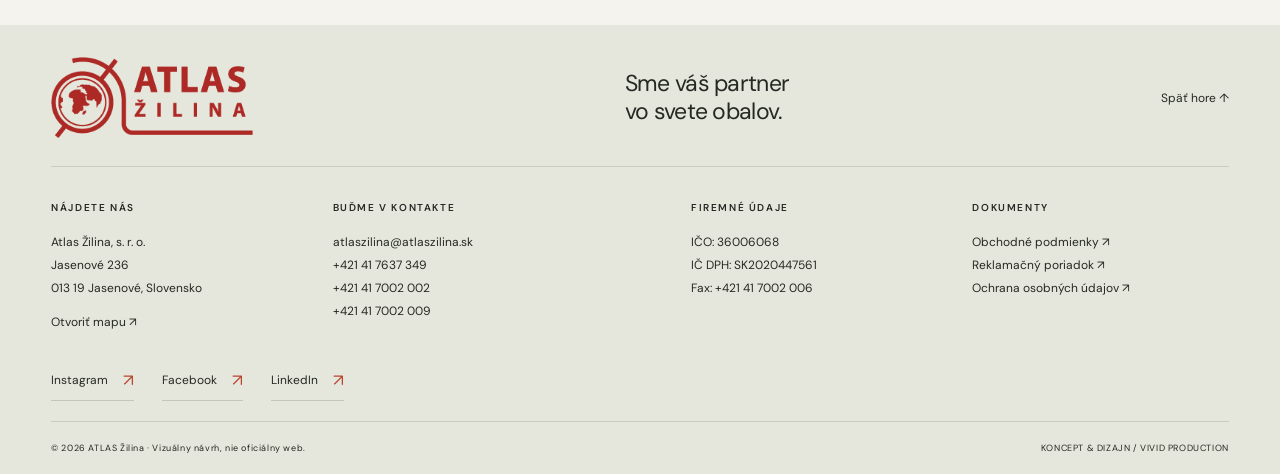
<file: materialy.html>
<!doctype html>
<html lang="sk"><head><meta charset="utf-8"><meta http-equiv="Content-Security-Policy" content="default-src 'none'; base-uri 'none'; object-src 'none'; script-src 'self'; style-src 'self'; font-src 'self'; img-src 'self' data:; connect-src 'self' blob:; form-action 'none'"><meta name="referrer" content="strict-origin-when-cross-origin"><meta name="viewport" content="width=device-width,initial-scale=1"><meta name="robots" content="noindex,nofollow"><meta name="description" content="ATLAS Žilina — návrh a výroba kartónových obalov na mieru. Vizuálny koncept od Vivid Production."><title>Vlnitá lepenka — materiály | ATLAS Žilina</title><link rel="stylesheet" href="style.css?v=20261125-socials"></head>
<body id="top" class="materials-body"><div class="concept">VIZUÁLNY KONCEPT <span>ATLAS ŽILINA × VIVID PRODUCTION</span></div><header><a class="brand-lockup" href="index.html" aria-label="Atlas Žilina — úvod, od roku 1996"><img class="logo" src="logo.png" alt="ATLAS Žilina"><span class="brand-since">OD ROKU 1996</span></a><nav id="nav"><a href="index.html#riesenia">Obalové riešenia</a><a href="o-nas.html">O nás</a><a href="fefco.html">FEFCO katalóg</a><a href="index.html#kontakt">Kontakt</a></nav><a class="nav-cta" href="dopyt.html">Nezáväzný dopyt <span aria-hidden="true">↗</span></a><button id="menu" aria-label="Otvoriť menu" aria-expanded="false">☰</button></header>
<main class="materials-main"><a class="catalog-back" href="index.html">← Späť na úvod</a><div class="materials-heading"><div><span class="eyebrow">ATLAS / MATERIÁLY</span><h1>Správny materiál.<br><em>Pre váš produkt.</em></h1></div><p>2-, 3-, 5- aj 7-vrstvová vlnitá lepenka. S výberom podľa použitia obalu vám pomôžeme.</p></div><div class="materials-grid"><article class="material-card"><div class="material-figure"><span class="eyebrow">02 / SKLADBA MATERIÁLU</span><img src="lepenka-2.svg" alt="Schéma 2-vrstvovej vlnitej lepenky" width="420" height="220"><span class="material-schema-note">SCHEMATICKÝ REZ · NIE JE V MIERKE</span></div><div class="material-card-copy"><h2>2-vrstvová<br>vlnitá lepenka</h2><p>Jedna krycia a jedna vlnitá vrstva. Dodáva sa vo forme kotúčov.</p><a href="dopyt.html">Dopytovať obal <span aria-hidden="true">↗</span></a></div></article><article class="material-card"><div class="material-figure"><span class="eyebrow">03 / SKLADBA MATERIÁLU</span><img src="lepenka-3.svg" alt="Schéma 3-vrstvovej vlnitej lepenky" width="420" height="220"><span class="material-schema-note">SCHEMATICKÝ REZ · NIE JE V MIERKE</span></div><div class="material-card-copy"><h2>3-vrstvová<br>vlnitá lepenka</h2><p>Dve krycie vrstvy a jedna vlnitá vrstva. Vyrába sa z profilov B, C a E.</p><a href="dopyt.html">Dopytovať obal <span aria-hidden="true">↗</span></a></div></article><article class="material-card"><div class="material-figure"><span class="eyebrow">05 / SKLADBA MATERIÁLU</span><img src="lepenka-5.svg" alt="Schéma 5-vrstvovej vlnitej lepenky" width="420" height="220"><span class="material-schema-note">SCHEMATICKÝ REZ · NIE JE V MIERKE</span></div><div class="material-card-copy"><h2>5-vrstvová<br>vlnitá lepenka</h2><p>Dve vonkajšie krycie vrstvy, jedna vnútorná rovná vrstva a dve vlnité vrstvy. Vyrába sa z profilov B, C a E a ich kombinácií BC a BE.</p><a href="dopyt.html">Dopytovať obal <span aria-hidden="true">↗</span></a></div></article><article class="material-card"><div class="material-figure"><span class="eyebrow">07 / SKLADBA MATERIÁLU</span><img src="lepenka-7.svg" alt="Schéma 7-vrstvovej vlnitej lepenky" width="420" height="220"><span class="material-schema-note">SCHEMATICKÝ REZ · NIE JE V MIERKE</span></div><div class="material-card-copy"><h2>7-vrstvová<br>vlnitá lepenka</h2><p>Dve vonkajšie krycie vrstvy, dve vnútorné rovné vrstvy a tri vlnité vrstvy. Vyrába sa z profilov A, B a C a ich kombinácií ACA, AAC a ABC.</p><a href="dopyt.html">Dopytovať obal <span aria-hidden="true">↗</span></a></div></article></div><div class="materials-help"><p>Nie ste si istí výberom?<br><strong>Začnime tým, čo potrebujete zabaliť.</strong></p><a class="nav-cta" href="dopyt.html">Vyplniť dopyt <span aria-hidden="true">↗</span></a></div></main><footer id="kontakt"><div class="footer-top"><img src="logo.png" alt="ATLAS Žilina" class="logo"><p>Sme váš partner<br>vo svete obalov.</p><a href="#">Späť hore ↑</a></div><div class="footer-grid"><div><span class="eyebrow">NÁJDETE NÁS</span><p>Atlas Žilina, s. r. o.<br>Jasenové 236<br>013 19 Jasenové, Slovensko</p><a href="https://www.google.com/maps/search/?api=1&query=Atlas+Zilina+Jasenove+236" target="_blank" rel="noopener">Otvoriť mapu ↗</a></div><div><span class="eyebrow">BUĎME V KONTAKTE</span><p><a href="mailto:atlaszilina@atlaszilina.sk">atlaszilina@atlaszilina.sk</a><br><a href="tel:+421417637349">+421 41 7637 349</a><br><a href="tel:+421417002002">+421 41 7002 002</a><br><a href="tel:+421417002009">+421 41 7002 009</a></p></div><div><span class="eyebrow">FIREMNÉ ÚDAJE</span><p>IČO: 36006068<br>IČ DPH: SK2020447561<br>Fax: +421 41 7002 006</p></div><div><span class="eyebrow">DOKUMENTY</span><p><a href="https://www.atlaszilina.sk/files/VOP.pdf" target="_blank" rel="noopener">Obchodné podmienky ↗</a><br><a href="https://www.atlaszilina.sk/files/reklamacny_poriadok.pdf" target="_blank" rel="noopener">Reklamačný poriadok ↗</a><br><a href="https://www.atlaszilina.sk/files/GDPR_ATLAS.pdf" target="_blank" rel="noopener">Ochrana osobných údajov ↗</a></p></div></div><nav class="footer-socials" aria-label="Sociálne siete ATLAS Žilina"><a href="https://www.instagram.com/atlaszilina.sk/" target="_blank" rel="noopener noreferrer" aria-label="Instagram ATLAS Žilina — otvorí sa v novej karte">Instagram<span aria-hidden="true">↗</span></a><a href="https://www.facebook.com/profile.php?id=100064442391622" target="_blank" rel="noopener noreferrer" aria-label="Facebook ATLAS Žilina — otvorí sa v novej karte">Facebook<span aria-hidden="true">↗</span></a><a href="https://www.linkedin.com/company/atlaszilina/" target="_blank" rel="noopener noreferrer" aria-label="LinkedIn ATLAS Žilina — otvorí sa v novej karte">LinkedIn<span aria-hidden="true">↗</span></a></nav><div class="footer-bottom"><span>© 2026 ATLAS Žilina · Vizuálny návrh, nie oficiálny web.</span><span>KONCEPT & DIZAJN / VIVID PRODUCTION</span></div></footer><script src="app.js"></script></body></html>
</file>
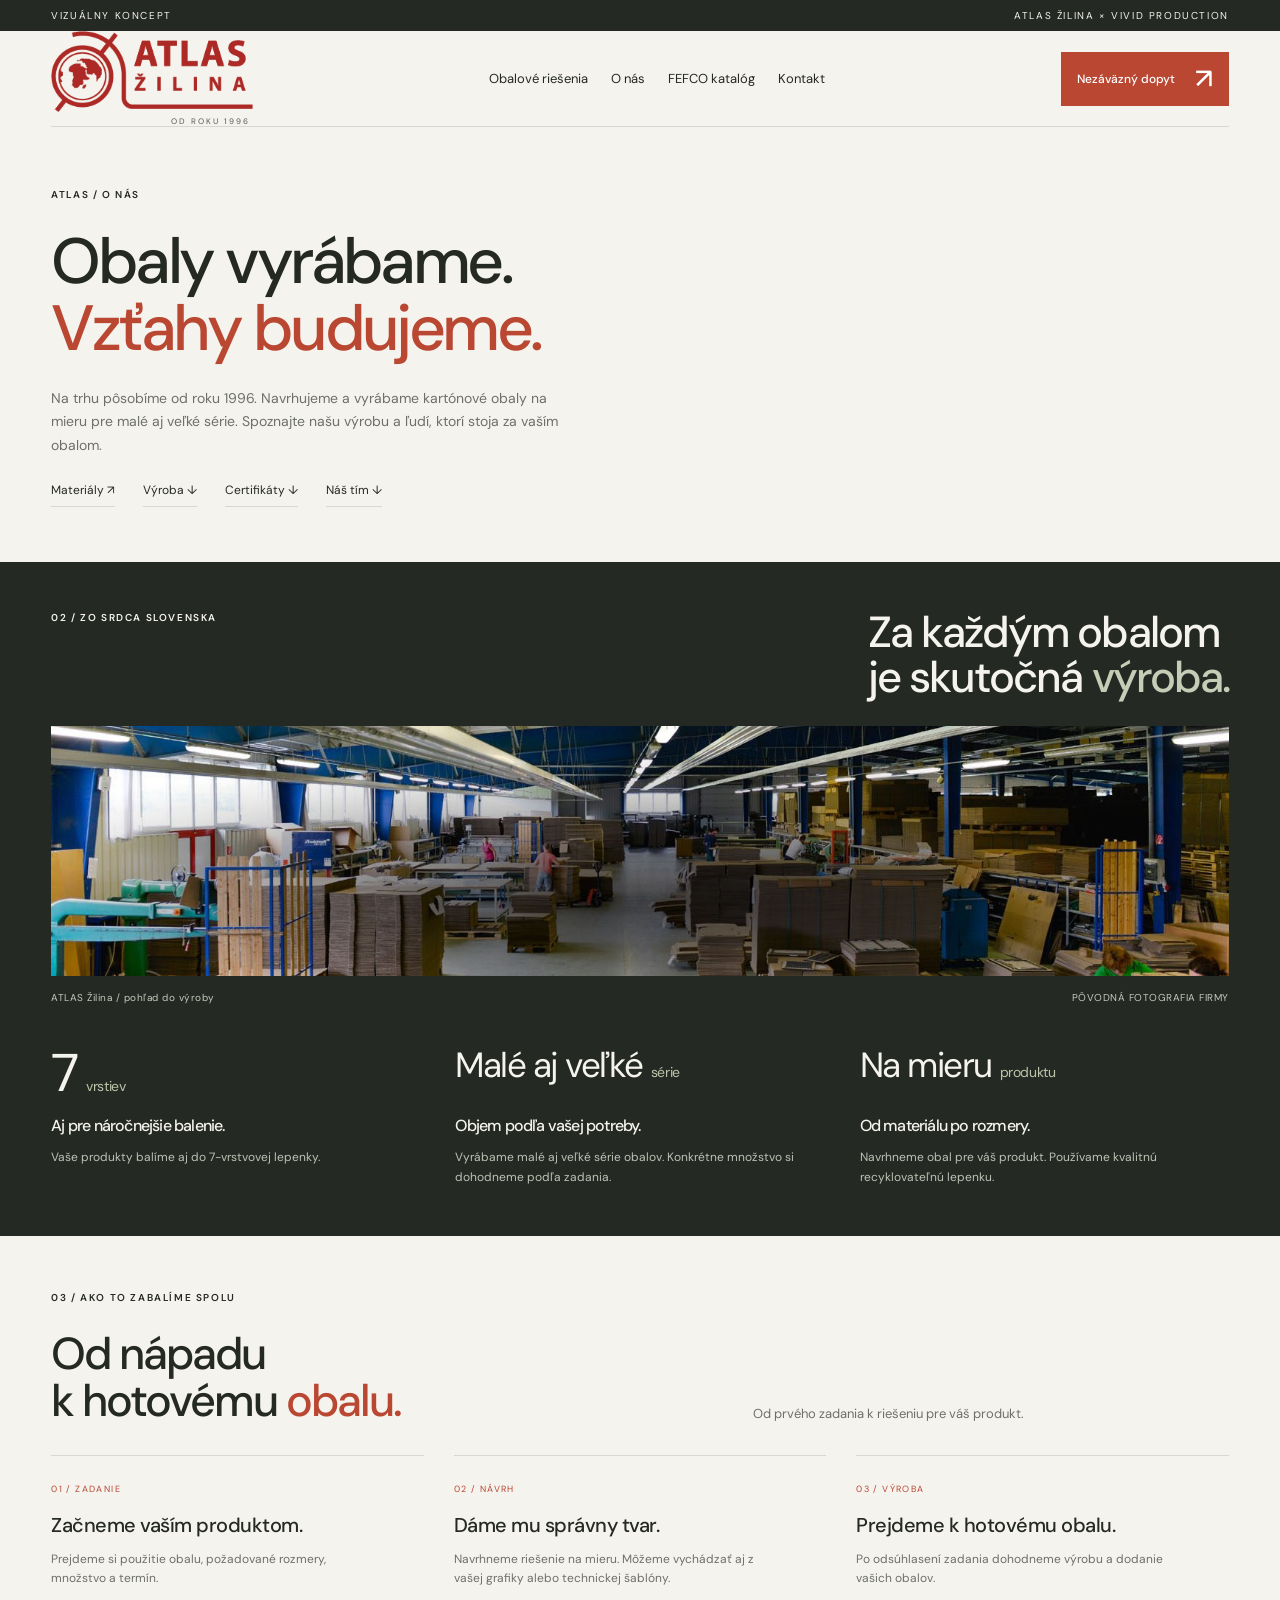
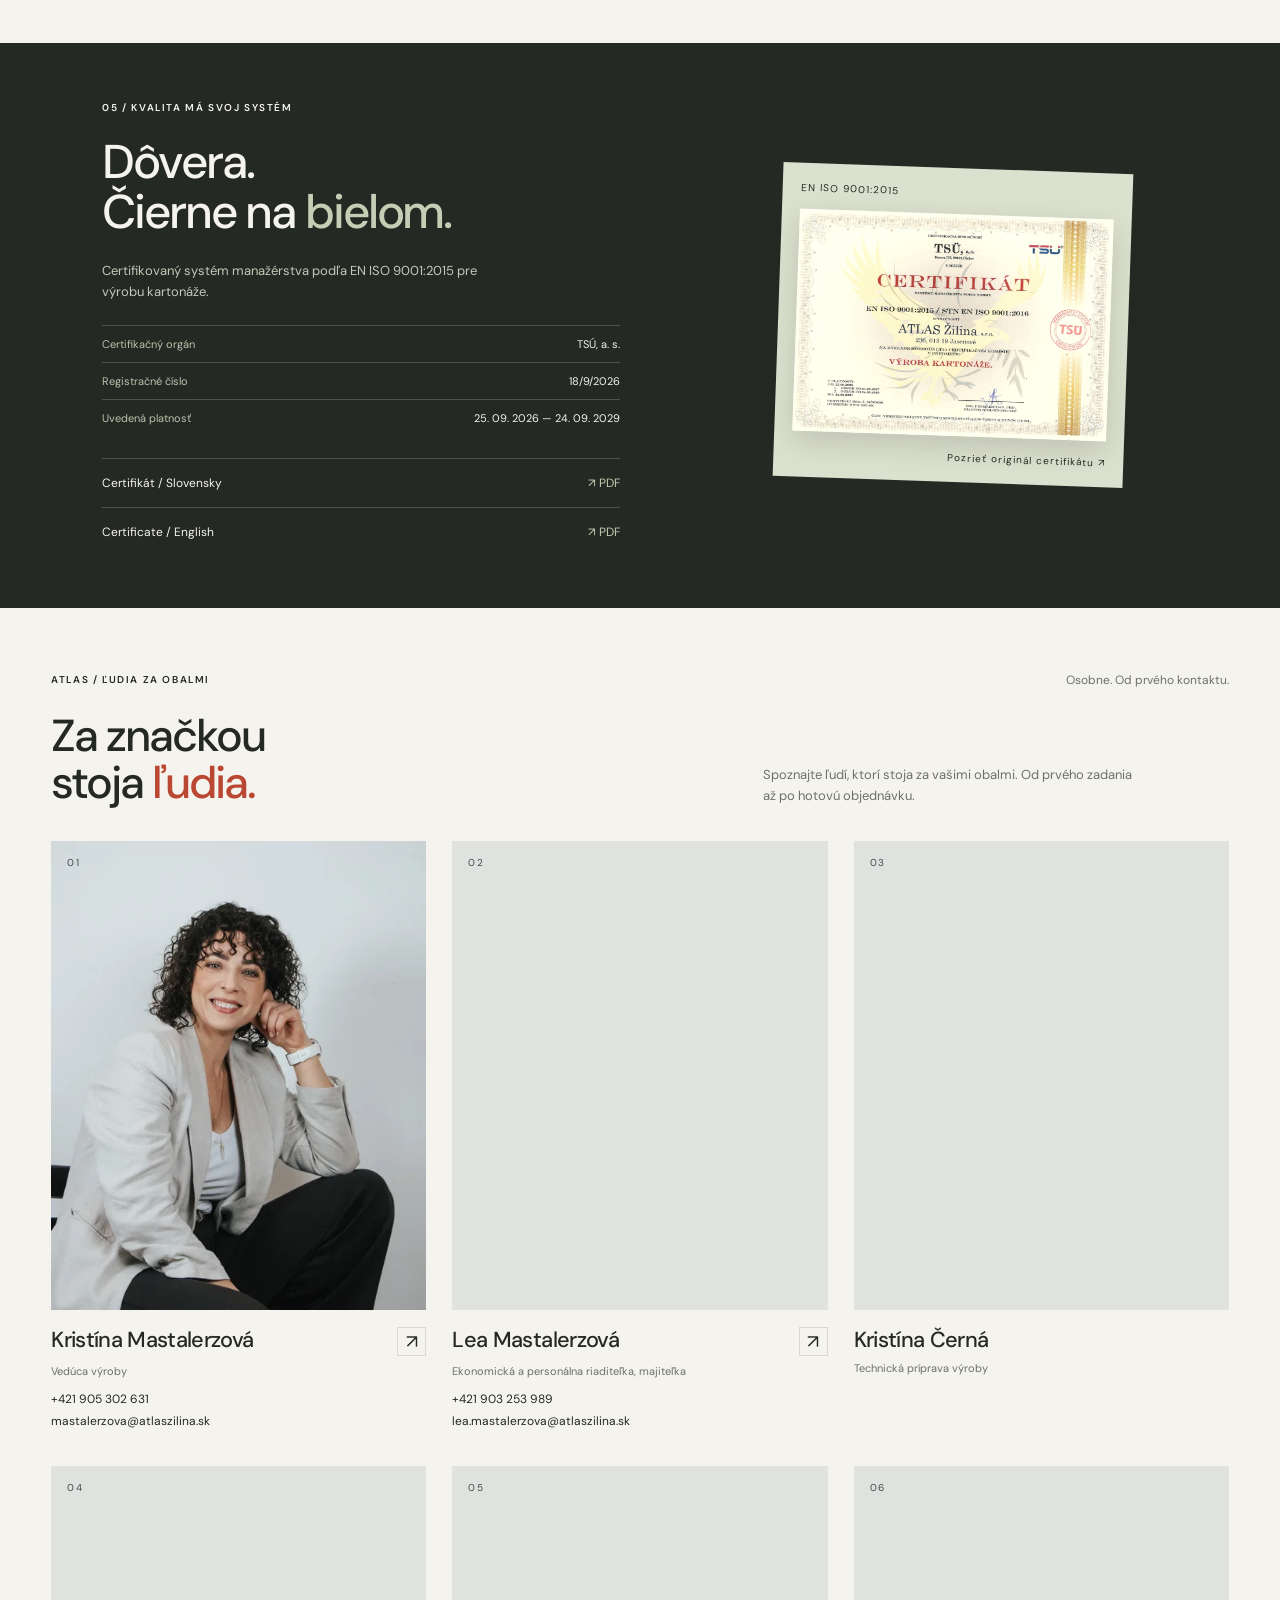
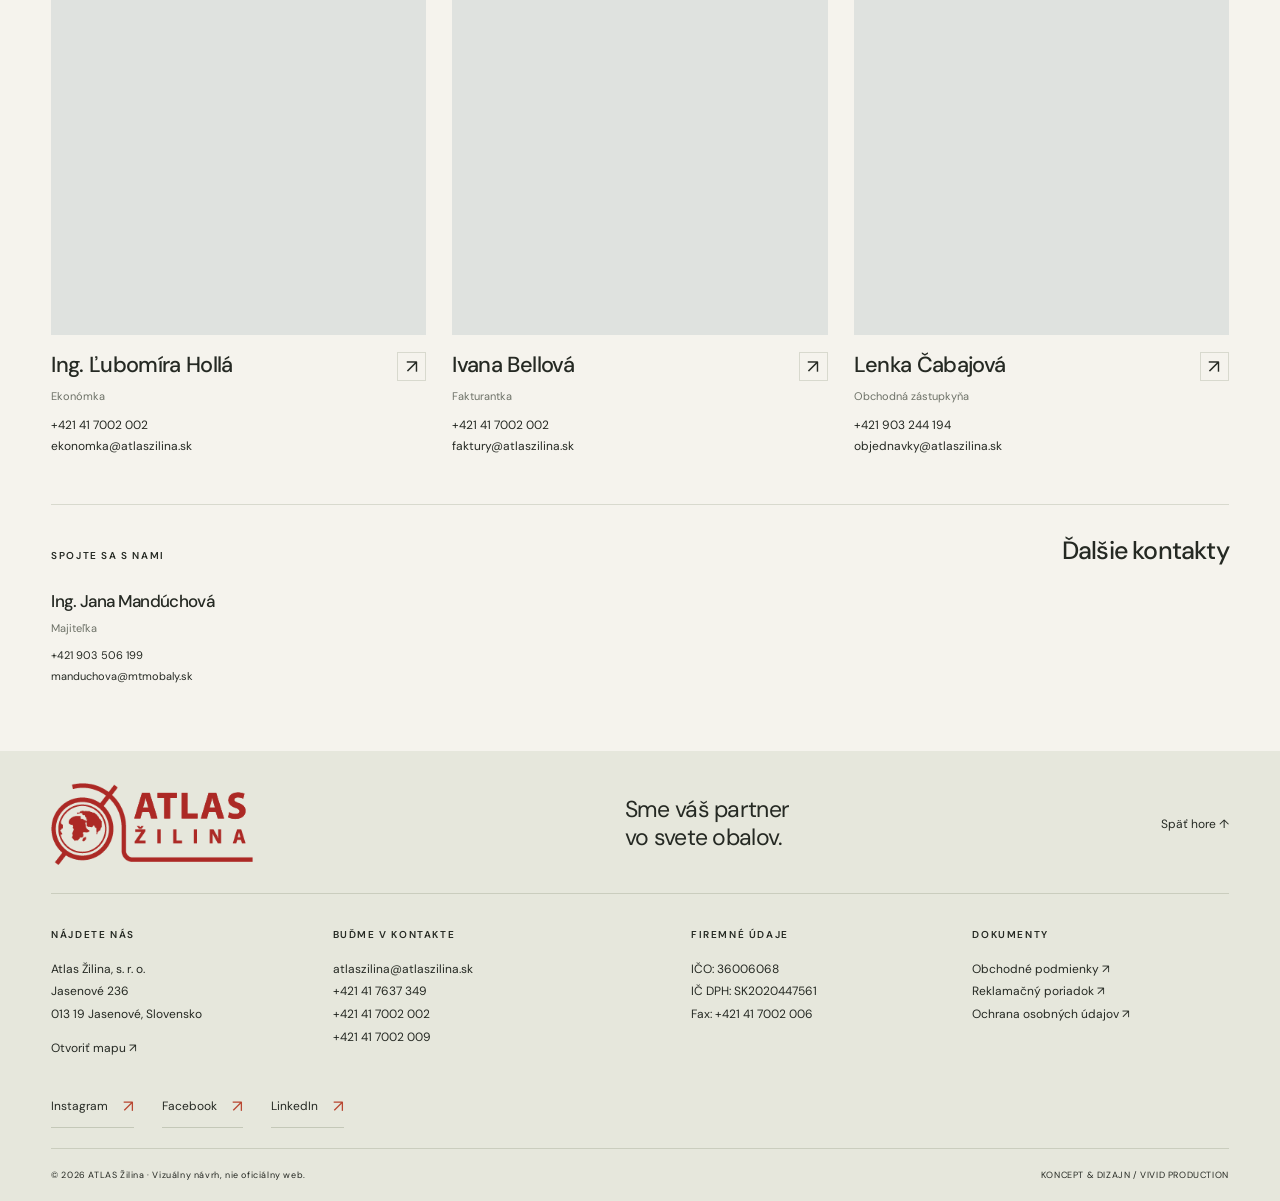
<file: o-nas.html>
<!doctype html>
<html lang="sk"><head><meta charset="utf-8"><meta http-equiv="Content-Security-Policy" content="default-src 'none'; base-uri 'none'; object-src 'none'; script-src 'self'; style-src 'self'; font-src 'self'; img-src 'self' data:; connect-src 'self' blob:; form-action 'none'"><meta name="referrer" content="strict-origin-when-cross-origin"><meta name="viewport" content="width=device-width,initial-scale=1"><meta name="robots" content="noindex,nofollow"><meta name="description" content="ATLAS Žilina — návrh a výroba kartónových obalov na mieru. Vizuálny koncept od Vivid Production."><title>O nás — ATLAS Žilina</title><link rel="stylesheet" href="style.css?v=20261125-socials"></head>
<body id="top"><div class="concept">VIZUÁLNY KONCEPT <span>ATLAS ŽILINA × VIVID PRODUCTION</span></div><header><a class="brand-lockup" href="index.html" aria-label="Atlas Žilina — úvod, od roku 1996"><img class="logo" src="logo.png" alt="ATLAS Žilina"><span class="brand-since">OD ROKU 1996</span></a><nav id="nav"><a href="index.html#riesenia">Obalové riešenia</a><a href="o-nas.html">O nás</a><a href="fefco.html">FEFCO katalóg</a><a href="index.html#kontakt">Kontakt</a></nav><a class="nav-cta" href="dopyt.html">Nezáväzný dopyt <span aria-hidden="true">↗</span></a><button id="menu" aria-label="Otvoriť menu" aria-expanded="false">☰</button></header>
<main><section class="about-intro section"><span class="eyebrow">ATLAS / O NÁS</span><h1>Obaly vyrábame.<br><em>Vzťahy budujeme.</em></h1><p>Na trhu pôsobíme od roku 1996. Navrhujeme a vyrábame kartónové obaly na mieru pre malé aj veľké série. Spoznajte našu výrobu a ľudí, ktorí stoja za vaším obalom.</p><div class="about-links"><a href="materialy.html">Materiály ↗</a><a href="#vyroba">Výroba ↓</a><a href="#kvalita">Certifikáty ↓</a><a href="#tim">Náš tím ↓</a></div></section><section class="factory" id="vyroba"><div class="factory-title"><span class="eyebrow">02 / ZO SRDCA SLOVENSKA</span><h2>Za každým obalom<br>je skutočná <em>výroba.</em></h2></div><figure><img loading="lazy" src="material.jpg" alt="Pôvodná fotografia výrobnej haly z webu ATLAS Žilina"><figcaption><span>ATLAS Žilina / pohľad do výroby</span><span>PÔVODNÁ FOTOGRAFIA FIRMY</span></figcaption></figure><div class="factory-facts"><div><span class="fact-number">7<span>vrstiev</span></span><h3>Aj pre náročnejšie balenie.</h3><p>Vaše produkty balíme aj do 7-vrstvovej lepenky.</p></div><div><span class="fact-number fact-words">Malé aj veľké<span>série</span></span><h3>Objem podľa vašej potreby.</h3><p>Vyrábame malé aj veľké série obalov. Konkrétne množstvo si dohodneme podľa zadania.</p></div><div><span class="fact-number fact-words">Na mieru<span>produktu</span></span><h3>Od materiálu po rozmery.</h3><p>Navrhneme obal pre váš produkt. Používame kvalitnú recyklovateľnú lepenku.</p></div></div></section><section class="section process" id="spolupraca"><div class="section-top"><span class="eyebrow">03 / AKO TO ZABALÍME SPOLU</span></div><div class="intro"><h2>Od nápadu<br>k hotovému <em>obalu.</em></h2><p>Od prvého zadania k riešeniu pre váš produkt.</p></div><div class="process-cards"><article><span>01 / ZADANIE</span><h3>Začneme vaším produktom.</h3><p>Prejdeme si použitie obalu, požadované rozmery, množstvo a termín.</p></article><article><span>02 / NÁVRH</span><h3>Dáme mu správny tvar.</h3><p>Navrhneme riešenie na mieru. Môžeme vychádzať aj z vašej grafiky alebo technickej šablóny.</p></article><article><span>03 / VÝROBA</span><h3>Prejdeme k hotovému obalu.</h3><p>Po odsúhlasení zadania dohodneme výrobu a dodanie vašich obalov.</p></article></div></section><section class="quality" id="kvalita"><div class="quality-copy"><span class="eyebrow">05 / KVALITA MÁ SVOJ SYSTÉM</span><h2>Dôvera.<br>Čierne na <em>bielom.</em></h2><p>Certifikovaný systém manažérstva podľa EN ISO 9001:2015 pre výrobu kartonáže.</p><dl class="certificate-meta"><div><dt>Certifikačný orgán</dt><dd>TSÚ, a. s.</dd></div><div><dt>Registračné číslo</dt><dd>18/9/2026</dd></div><div><dt>Uvedená platnosť</dt><dd>25. 09. 2026 — 24. 09. 2029</dd></div></dl><div class="certificate-links"><a href="iso-9001-sk.pdf" target="_blank" rel="noopener">Certifikát / Slovensky <span>↗ PDF</span></a><a href="iso-9001-en.pdf" target="_blank" rel="noopener">Certificate / English <span>↗ PDF</span></a></div></div><a class="certificate-preview" href="iso-9001-sk.pdf" target="_blank" rel="noopener" aria-label="Otvoriť slovenský certifikát ISO 9001"><span class="cert-label">EN ISO 9001:2015</span><img src="certificate-preview.jpg" alt="Náhľad dodaného certifikátu ISO 9001 spoločnosti ATLAS Žilina" loading="lazy"><span class="cert-open">Pozrieť originál certifikátu ↗</span></a></section><section class="section team team-portraits" id="tim"><div class="section-top"><span class="eyebrow">ATLAS / ĽUDIA ZA OBALMI</span><span class="small">Osobne. Od prvého kontaktu.</span></div><div class="intro"><h2>Za značkou<br>stoja <em>ľudia.</em></h2><p>Spoznajte ľudí, ktorí stoja za vašimi obalmi. Od prvého zadania až po hotovú objednávku.</p></div><div class="team-grid"><article class="person person-known"><div class="portrait-frame"><img src="team/kristina-mastalerzova-960.webp?v=20261125-center" srcset="team/kristina-mastalerzova-480.webp?v=20261125-center 480w, team/kristina-mastalerzova-960.webp?v=20261125-center 960w" sizes="(max-width: 620px) calc((100vw - 46px) / 2), (max-width: 900px) calc((100vw - 100px) / 3), 420px" width="960" height="1200" loading="lazy" decoding="async" alt="Kristína Mastalerzová — Vedúca výroby"><span class="portrait-number" aria-hidden="true">01</span></div><div class="person-title"><h3>Kristína Mastalerzová</h3><a class="person-contact-arrow" href="mailto:mastalerzova@atlaszilina.sk" aria-label="Napísať e-mail: Kristína Mastalerzová">↗</a></div><p class="person-role">Vedúca výroby</p><a href="tel:+421905302631">+421 905 302 631</a><a href="mailto:mastalerzova@atlaszilina.sk">mastalerzova@atlaszilina.sk</a></article><article class="person person-known"><div class="portrait-frame"><img src="team/lea-mastalerzova-20261127-960.webp" srcset="team/lea-mastalerzova-20261127-480.webp 480w, team/lea-mastalerzova-20261127-960.webp 960w" sizes="(max-width: 620px) calc((100vw - 46px) / 2), (max-width: 900px) calc((100vw - 100px) / 3), 420px" width="960" height="1200" loading="lazy" decoding="async" alt="Lea Mastalerzová — Ekonomická a personálna riaditeľka, majiteľka"><span class="portrait-number" aria-hidden="true">02</span></div><div class="person-title"><h3>Lea Mastalerzová</h3><a class="person-contact-arrow" href="mailto:lea.mastalerzova@atlaszilina.sk" aria-label="Napísať e-mail: Lea Mastalerzová">↗</a></div><p class="person-role">Ekonomická a personálna riaditeľka, majiteľka</p><a href="tel:+421903253989">+421 903 253 989</a><a href="mailto:lea.mastalerzova@atlaszilina.sk">lea.mastalerzova@atlaszilina.sk</a></article><article class="person person-known"><div class="portrait-frame"><img src="team/tim-01-960.webp?v=20261125-center" srcset="team/tim-01-480.webp?v=20261125-center 480w, team/tim-01-960.webp?v=20261125-center 960w" sizes="(max-width: 620px) calc((100vw - 46px) / 2), (max-width: 900px) calc((100vw - 100px) / 3), 420px" width="960" height="1200" loading="lazy" decoding="async" alt="Kristína Černá — Technická príprava výroby"><span class="portrait-number" aria-hidden="true">03</span></div><div class="person-title"><h3>Kristína Černá</h3></div><p class="person-role">Technická príprava výroby</p></article><article class="person person-known"><div class="portrait-frame"><img src="team/lubomira-holla-960.webp?v=20261127" srcset="team/lubomira-holla-480.webp?v=20261127 480w, team/lubomira-holla-960.webp?v=20261127 960w" sizes="(max-width: 620px) calc((100vw - 46px) / 2), (max-width: 900px) calc((100vw - 100px) / 3), 420px" width="960" height="1200" loading="lazy" decoding="async" alt="Ing. Ľubomíra Hollá — Ekonómka"><span class="portrait-number" aria-hidden="true">04</span></div><div class="person-title"><h3>Ing. Ľubomíra Hollá</h3><a class="person-contact-arrow" href="mailto:ekonomka@atlaszilina.sk" aria-label="Napísať e-mail: Ing. Ľubomíra Hollá">↗</a></div><p class="person-role">Ekonómka</p><a href="tel:+421417002002">+421 41 7002 002</a><a href="mailto:ekonomka@atlaszilina.sk">ekonomka@atlaszilina.sk</a></article><article class="person person-known"><div class="portrait-frame"><img src="team/tim-04-960.webp?v=20261125-center" srcset="team/tim-04-480.webp?v=20261125-center 480w, team/tim-04-960.webp?v=20261125-center 960w" sizes="(max-width: 620px) calc((100vw - 46px) / 2), (max-width: 900px) calc((100vw - 100px) / 3), 420px" width="960" height="1200" loading="lazy" decoding="async" alt="Ivana Bellová — Fakturantka"><span class="portrait-number" aria-hidden="true">05</span></div><div class="person-title"><h3>Ivana Bellová</h3><a class="person-contact-arrow" href="mailto:faktury@atlaszilina.sk" aria-label="Napísať e-mail: Ivana Bellová">↗</a></div><p class="person-role">Fakturantka</p><a href="tel:+421417002002">+421 41 7002 002</a><a href="mailto:faktury@atlaszilina.sk">faktury@atlaszilina.sk</a></article><article class="person person-known"><div class="portrait-frame"><img src="team/tim-03-960.webp?v=20261125-center" srcset="team/tim-03-480.webp?v=20261125-center 480w, team/tim-03-960.webp?v=20261125-center 960w" sizes="(max-width: 620px) calc((100vw - 46px) / 2), (max-width: 900px) calc((100vw - 100px) / 3), 420px" width="960" height="1200" loading="lazy" decoding="async" alt="Lenka Čabajová — Obchodná zástupkyňa"><span class="portrait-number" aria-hidden="true">06</span></div><div class="person-title"><h3>Lenka Čabajová</h3><a class="person-contact-arrow" href="mailto:objednavky@atlaszilina.sk" aria-label="Napísať e-mail: Lenka Čabajová">↗</a></div><p class="person-role">Obchodná zástupkyňa</p><a href="tel:+421903244194">+421 903 244 194</a><a href="mailto:objednavky@atlaszilina.sk">objednavky@atlaszilina.sk</a></article></div><div class="team-directory"><div class="team-directory-heading"><span class="eyebrow">SPOJTE SA S NAMI</span><h3>Ďalšie kontakty</h3></div><div class="team-directory-grid"><article class="team-directory-card"><div class="person-title"><h3>Ing. Jana Mandúchová</h3></div><p class="person-role">Majiteľka</p><a href="tel:+421903506199">+421 903 506 199</a><a href="mailto:manduchova@mtmobaly.sk">manduchova@mtmobaly.sk</a></article></div></div></section></main><footer id="kontakt"><div class="footer-top"><img src="logo.png" alt="ATLAS Žilina" class="logo"><p>Sme váš partner<br>vo svete obalov.</p><a href="#">Späť hore ↑</a></div><div class="footer-grid"><div><span class="eyebrow">NÁJDETE NÁS</span><p>Atlas Žilina, s. r. o.<br>Jasenové 236<br>013 19 Jasenové, Slovensko</p><a href="https://www.google.com/maps/search/?api=1&query=Atlas+Zilina+Jasenove+236" target="_blank" rel="noopener">Otvoriť mapu ↗</a></div><div><span class="eyebrow">BUĎME V KONTAKTE</span><p><a href="mailto:atlaszilina@atlaszilina.sk">atlaszilina@atlaszilina.sk</a><br><a href="tel:+421417637349">+421 41 7637 349</a><br><a href="tel:+421417002002">+421 41 7002 002</a><br><a href="tel:+421417002009">+421 41 7002 009</a></p></div><div><span class="eyebrow">FIREMNÉ ÚDAJE</span><p>IČO: 36006068<br>IČ DPH: SK2020447561<br>Fax: +421 41 7002 006</p></div><div><span class="eyebrow">DOKUMENTY</span><p><a href="https://www.atlaszilina.sk/files/VOP.pdf" target="_blank" rel="noopener">Obchodné podmienky ↗</a><br><a href="https://www.atlaszilina.sk/files/reklamacny_poriadok.pdf" target="_blank" rel="noopener">Reklamačný poriadok ↗</a><br><a href="https://www.atlaszilina.sk/files/GDPR_ATLAS.pdf" target="_blank" rel="noopener">Ochrana osobných údajov ↗</a></p></div></div><nav class="footer-socials" aria-label="Sociálne siete ATLAS Žilina"><a href="https://www.instagram.com/atlaszilina.sk/" target="_blank" rel="noopener noreferrer" aria-label="Instagram ATLAS Žilina — otvorí sa v novej karte">Instagram<span aria-hidden="true">↗</span></a><a href="https://www.facebook.com/profile.php?id=100064442391622" target="_blank" rel="noopener noreferrer" aria-label="Facebook ATLAS Žilina — otvorí sa v novej karte">Facebook<span aria-hidden="true">↗</span></a><a href="https://www.linkedin.com/company/atlaszilina/" target="_blank" rel="noopener noreferrer" aria-label="LinkedIn ATLAS Žilina — otvorí sa v novej karte">LinkedIn<span aria-hidden="true">↗</span></a></nav><div class="footer-bottom"><span>© 2026 ATLAS Žilina · Vizuálny návrh, nie oficiálny web.</span><span>KONCEPT & DIZAJN / VIVID PRODUCTION</span></div></footer><script src="app.js"></script></body></html>
</file>
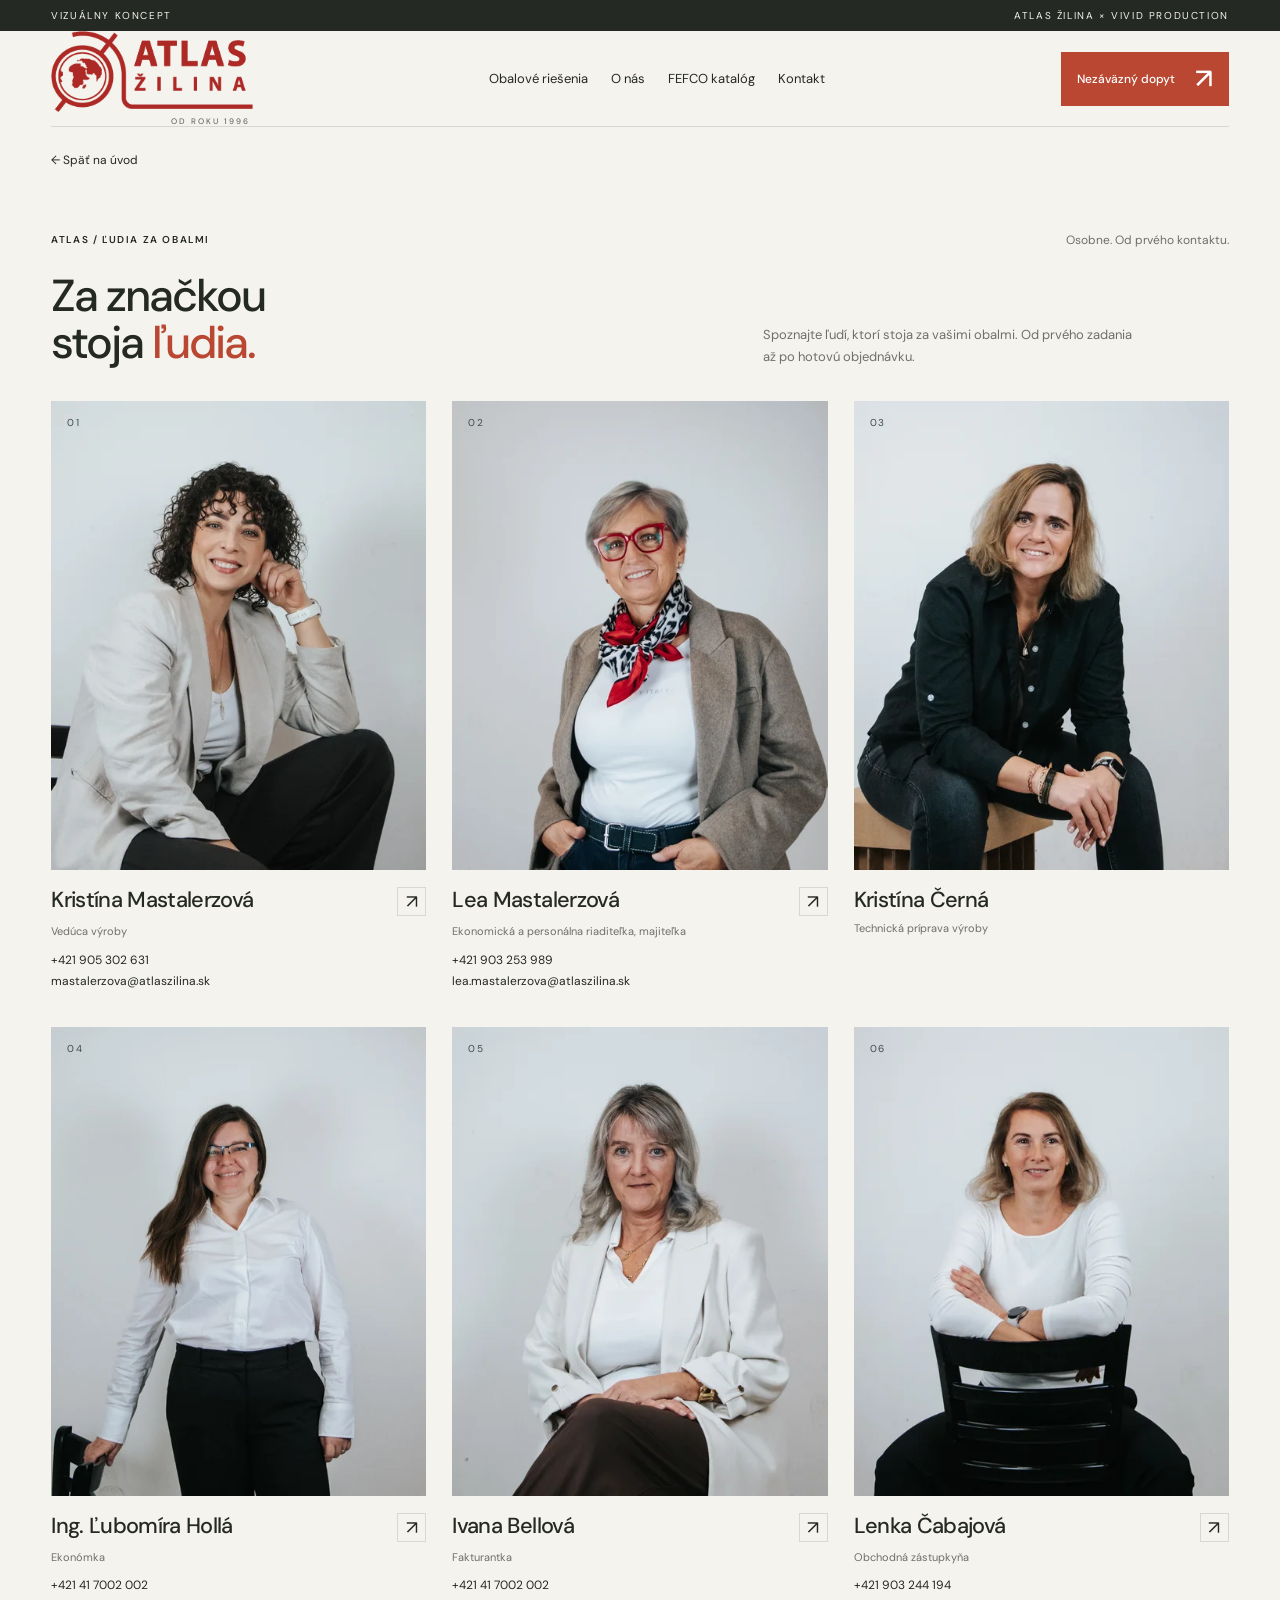
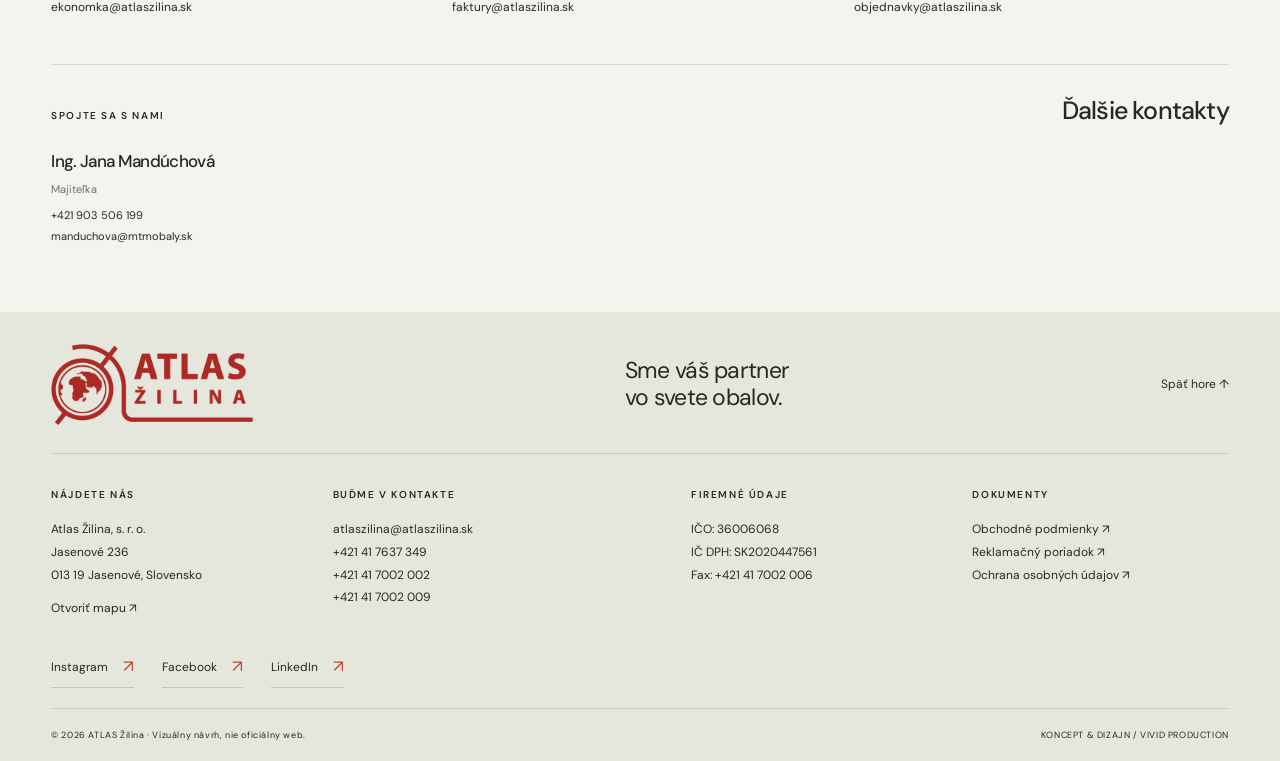
<file: tim.html>
<!doctype html>
<html lang="sk"><head><meta charset="utf-8"><meta http-equiv="Content-Security-Policy" content="default-src 'none'; base-uri 'none'; object-src 'none'; script-src 'self'; style-src 'self'; font-src 'self'; img-src 'self' data:; connect-src 'self' blob:; form-action 'none'"><meta name="referrer" content="strict-origin-when-cross-origin"><meta name="viewport" content="width=device-width,initial-scale=1"><meta name="robots" content="noindex,nofollow"><meta name="description" content="ATLAS Žilina — návrh a výroba kartónových obalov na mieru. Vizuálny koncept od Vivid Production."><title>Náš tím — ATLAS Žilina</title><link rel="stylesheet" href="style.css?v=20261125-socials"></head><body id="top"><div class="concept">VIZUÁLNY KONCEPT <span>ATLAS ŽILINA × VIVID PRODUCTION</span></div><header><a class="brand-lockup" href="index.html" aria-label="Atlas Žilina — úvod, od roku 1996"><img class="logo" src="logo.png" alt="ATLAS Žilina"><span class="brand-since">OD ROKU 1996</span></a><nav id="nav"><a href="index.html#riesenia">Obalové riešenia</a><a href="o-nas.html">O nás</a><a href="fefco.html">FEFCO katalóg</a><a href="index.html#kontakt">Kontakt</a></nav><a class="nav-cta" href="dopyt.html">Nezáväzný dopyt <span aria-hidden="true">↗</span></a><button id="menu" aria-label="Otvoriť menu" aria-expanded="false">☰</button></header><main><a class="page-back" href="index.html">← Späť na úvod</a><section class="section team team-portraits" id="tim"><div class="section-top"><span class="eyebrow">ATLAS / ĽUDIA ZA OBALMI</span><span class="small">Osobne. Od prvého kontaktu.</span></div><div class="intro"><h2>Za značkou<br>stoja <em>ľudia.</em></h2><p>Spoznajte ľudí, ktorí stoja za vašimi obalmi. Od prvého zadania až po hotovú objednávku.</p></div><div class="team-grid"><article class="person person-known"><div class="portrait-frame"><img src="team/kristina-mastalerzova-960.webp?v=20261125-center" srcset="team/kristina-mastalerzova-480.webp?v=20261125-center 480w, team/kristina-mastalerzova-960.webp?v=20261125-center 960w" sizes="(max-width: 620px) calc((100vw - 46px) / 2), (max-width: 900px) calc((100vw - 100px) / 3), 420px" width="960" height="1200" loading="lazy" decoding="async" alt="Kristína Mastalerzová — Vedúca výroby"><span class="portrait-number" aria-hidden="true">01</span></div><div class="person-title"><h3>Kristína Mastalerzová</h3><a class="person-contact-arrow" href="mailto:mastalerzova@atlaszilina.sk" aria-label="Napísať e-mail: Kristína Mastalerzová">↗</a></div><p class="person-role">Vedúca výroby</p><a href="tel:+421905302631">+421 905 302 631</a><a href="mailto:mastalerzova@atlaszilina.sk">mastalerzova@atlaszilina.sk</a></article><article class="person person-known"><div class="portrait-frame"><img src="team/lea-mastalerzova-20261127-960.webp" srcset="team/lea-mastalerzova-20261127-480.webp 480w, team/lea-mastalerzova-20261127-960.webp 960w" sizes="(max-width: 620px) calc((100vw - 46px) / 2), (max-width: 900px) calc((100vw - 100px) / 3), 420px" width="960" height="1200" loading="lazy" decoding="async" alt="Lea Mastalerzová — Ekonomická a personálna riaditeľka, majiteľka"><span class="portrait-number" aria-hidden="true">02</span></div><div class="person-title"><h3>Lea Mastalerzová</h3><a class="person-contact-arrow" href="mailto:lea.mastalerzova@atlaszilina.sk" aria-label="Napísať e-mail: Lea Mastalerzová">↗</a></div><p class="person-role">Ekonomická a personálna riaditeľka, majiteľka</p><a href="tel:+421903253989">+421 903 253 989</a><a href="mailto:lea.mastalerzova@atlaszilina.sk">lea.mastalerzova@atlaszilina.sk</a></article><article class="person person-known"><div class="portrait-frame"><img src="team/tim-01-960.webp?v=20261125-center" srcset="team/tim-01-480.webp?v=20261125-center 480w, team/tim-01-960.webp?v=20261125-center 960w" sizes="(max-width: 620px) calc((100vw - 46px) / 2), (max-width: 900px) calc((100vw - 100px) / 3), 420px" width="960" height="1200" loading="lazy" decoding="async" alt="Kristína Černá — Technická príprava výroby"><span class="portrait-number" aria-hidden="true">03</span></div><div class="person-title"><h3>Kristína Černá</h3></div><p class="person-role">Technická príprava výroby</p></article><article class="person person-known"><div class="portrait-frame"><img src="team/lubomira-holla-960.webp?v=20261127" srcset="team/lubomira-holla-480.webp?v=20261127 480w, team/lubomira-holla-960.webp?v=20261127 960w" sizes="(max-width: 620px) calc((100vw - 46px) / 2), (max-width: 900px) calc((100vw - 100px) / 3), 420px" width="960" height="1200" loading="lazy" decoding="async" alt="Ing. Ľubomíra Hollá — Ekonómka"><span class="portrait-number" aria-hidden="true">04</span></div><div class="person-title"><h3>Ing. Ľubomíra Hollá</h3><a class="person-contact-arrow" href="mailto:ekonomka@atlaszilina.sk" aria-label="Napísať e-mail: Ing. Ľubomíra Hollá">↗</a></div><p class="person-role">Ekonómka</p><a href="tel:+421417002002">+421 41 7002 002</a><a href="mailto:ekonomka@atlaszilina.sk">ekonomka@atlaszilina.sk</a></article><article class="person person-known"><div class="portrait-frame"><img src="team/tim-04-960.webp?v=20261125-center" srcset="team/tim-04-480.webp?v=20261125-center 480w, team/tim-04-960.webp?v=20261125-center 960w" sizes="(max-width: 620px) calc((100vw - 46px) / 2), (max-width: 900px) calc((100vw - 100px) / 3), 420px" width="960" height="1200" loading="lazy" decoding="async" alt="Ivana Bellová — Fakturantka"><span class="portrait-number" aria-hidden="true">05</span></div><div class="person-title"><h3>Ivana Bellová</h3><a class="person-contact-arrow" href="mailto:faktury@atlaszilina.sk" aria-label="Napísať e-mail: Ivana Bellová">↗</a></div><p class="person-role">Fakturantka</p><a href="tel:+421417002002">+421 41 7002 002</a><a href="mailto:faktury@atlaszilina.sk">faktury@atlaszilina.sk</a></article><article class="person person-known"><div class="portrait-frame"><img src="team/tim-03-960.webp?v=20261125-center" srcset="team/tim-03-480.webp?v=20261125-center 480w, team/tim-03-960.webp?v=20261125-center 960w" sizes="(max-width: 620px) calc((100vw - 46px) / 2), (max-width: 900px) calc((100vw - 100px) / 3), 420px" width="960" height="1200" loading="lazy" decoding="async" alt="Lenka Čabajová — Obchodná zástupkyňa"><span class="portrait-number" aria-hidden="true">06</span></div><div class="person-title"><h3>Lenka Čabajová</h3><a class="person-contact-arrow" href="mailto:objednavky@atlaszilina.sk" aria-label="Napísať e-mail: Lenka Čabajová">↗</a></div><p class="person-role">Obchodná zástupkyňa</p><a href="tel:+421903244194">+421 903 244 194</a><a href="mailto:objednavky@atlaszilina.sk">objednavky@atlaszilina.sk</a></article></div><div class="team-directory"><div class="team-directory-heading"><span class="eyebrow">SPOJTE SA S NAMI</span><h3>Ďalšie kontakty</h3></div><div class="team-directory-grid"><article class="team-directory-card"><div class="person-title"><h3>Ing. Jana Mandúchová</h3></div><p class="person-role">Majiteľka</p><a href="tel:+421903506199">+421 903 506 199</a><a href="mailto:manduchova@mtmobaly.sk">manduchova@mtmobaly.sk</a></article></div></div></section></main><footer id="kontakt"><div class="footer-top"><img src="logo.png" alt="ATLAS Žilina" class="logo"><p>Sme váš partner<br>vo svete obalov.</p><a href="#top">Späť hore ↑</a></div><div class="footer-grid"><div><span class="eyebrow">NÁJDETE NÁS</span><p>Atlas Žilina, s. r. o.<br>Jasenové 236<br>013 19 Jasenové, Slovensko</p><a href="https://www.google.com/maps/search/?api=1&query=Atlas+Zilina+Jasenove+236" target="_blank" rel="noopener">Otvoriť mapu ↗</a></div><div><span class="eyebrow">BUĎME V KONTAKTE</span><p><a href="mailto:atlaszilina@atlaszilina.sk">atlaszilina@atlaszilina.sk</a><br><a href="tel:+421417637349">+421 41 7637 349</a><br><a href="tel:+421417002002">+421 41 7002 002</a><br><a href="tel:+421417002009">+421 41 7002 009</a></p></div><div><span class="eyebrow">FIREMNÉ ÚDAJE</span><p>IČO: 36006068<br>IČ DPH: SK2020447561<br>Fax: +421 41 7002 006</p></div><div><span class="eyebrow">DOKUMENTY</span><p><a href="https://www.atlaszilina.sk/files/VOP.pdf" target="_blank" rel="noopener">Obchodné podmienky ↗</a><br><a href="https://www.atlaszilina.sk/files/reklamacny_poriadok.pdf" target="_blank" rel="noopener">Reklamačný poriadok ↗</a><br><a href="https://www.atlaszilina.sk/files/GDPR_ATLAS.pdf" target="_blank" rel="noopener">Ochrana osobných údajov ↗</a></p></div></div><nav class="footer-socials" aria-label="Sociálne siete ATLAS Žilina"><a href="https://www.instagram.com/atlaszilina.sk/" target="_blank" rel="noopener noreferrer" aria-label="Instagram ATLAS Žilina — otvorí sa v novej karte">Instagram<span aria-hidden="true">↗</span></a><a href="https://www.facebook.com/profile.php?id=100064442391622" target="_blank" rel="noopener noreferrer" aria-label="Facebook ATLAS Žilina — otvorí sa v novej karte">Facebook<span aria-hidden="true">↗</span></a><a href="https://www.linkedin.com/company/atlaszilina/" target="_blank" rel="noopener noreferrer" aria-label="LinkedIn ATLAS Žilina — otvorí sa v novej karte">LinkedIn<span aria-hidden="true">↗</span></a></nav><div class="footer-bottom"><span>© 2026 ATLAS Žilina · Vizuálny návrh, nie oficiálny web.</span><span>KONCEPT & DIZAJN / VIVID PRODUCTION</span></div></footer><script src="app.js"></script></body></html>
</file>
<file: style.css>
:root{--paper:#f5f3ed;--ink:#252923;--muted:#6d7167;--red:#b94732;--line:#d8d9ce;--sage:#e6e8dd}*{box-sizing:border-box}html{scroll-behavior:smooth;scroll-padding-top:100px}body{margin:0;background:var(--paper);color:var(--ink);font-family:'DM Sans',Arial,sans-serif;font-size:16px;-webkit-font-smoothing:antialiased}a{color:inherit;text-decoration:none}button,input,select,textarea{font:inherit}button,a,input,select,textarea{-webkit-tap-highlight-color:transparent}button{cursor:pointer}a:focus-visible,button:focus-visible,input:focus-visible,textarea:focus-visible,select:focus-visible{outline:2px solid var(--red);outline-offset:5px}img{display:block;width:100%;object-fit:cover}p{line-height:1.65}button{color:inherit}h1,h2,h3,p,figure{margin:0}h1,h2,h3{font-weight:500}em{font-style:normal;color:var(--red)}.concept{padding:9px 4%;font-size:10px;letter-spacing:1.6px;background:var(--ink);color:#f5f3ed;display:flex;justify-content:space-between}header{height:100px;margin:0 4%;display:flex;align-items:center;justify-content:space-between;border-bottom:1px solid var(--line);gap:24px}.logo{width:146px;height:auto;object-fit:contain}nav{display:flex;gap:30px;font-size:13px}nav a:hover{color:var(--red)}.nav-cta{border-bottom:1px solid var(--ink);padding:12px 0;font-size:13px}.nav-cta span{margin-left:30px}#menu{display:none}.hero{padding:50px 4% 0}.eyebrow{font-size:10px;letter-spacing:1.6px;font-weight:600;line-height:1.6}.dot{display:inline-block;width:7px;height:7px;border-radius:100%;background:var(--red);margin-right:9px}.hero h1{font-size:clamp(66px,9.5vw,150px);line-height:.98;letter-spacing:-.075em;margin:35px 0 30px}.hero h1 span{color:var(--red)}.hero-bottom{display:flex;justify-content:space-between;align-items:flex-end;margin-bottom:32px}.hero-bottom p{font-size:14px}.round-link{display:flex;align-items:center;gap:22px;font-size:12px}.round-link span{border:1px solid var(--line);width:46px;height:46px;display:grid;place-items:center;font-size:20px}.hero-image{position:relative;overflow:hidden;height:clamp(350px,43vw,650px);background:#d5c5af}.hero-image img{height:100%;object-position:center 53%}.image-tag{position:absolute;left:28px;top:25px;font-size:10px;letter-spacing:2px}.image-caption{position:absolute;left:28px;bottom:30px;font-size:24px;letter-spacing:-.6px}.image-note{position:absolute;right:20px;bottom:20px;font-size:9px;background:#f5f3edc9;padding:6px 9px}.hero-strip{display:flex;justify-content:space-between;gap:20px;padding:24px 0;border-bottom:1px solid var(--line);font-size:10px;letter-spacing:1.1px}.hero-strip span:before{content:'+';color:var(--red);margin-right:12px}.section{padding:100px 4%}.section-top{display:flex;justify-content:space-between;gap:25px;margin-bottom:40px}.small{color:var(--muted);font-size:12px}.intro{display:grid;grid-template-columns:1.3fr 1fr;gap:12%;align-items:end;margin-bottom:55px}h2{font-size:clamp(42px,5.5vw,83px);line-height:1.05;letter-spacing:-.06em}.intro>p{max-width:370px;color:var(--muted);font-size:15px}.solution{display:grid;grid-template-columns:.35fr 1.4fr 1.25fr 50px;gap:25px;align-items:center;padding:35px 0;border-top:1px solid var(--line);transition:padding .25s,color .25s}.solution:last-child{border-bottom:1px solid var(--line)}.solution:hover{padding-left:15px;padding-right:15px;color:var(--red)}.index{font-size:11px;color:var(--muted)}h3{font-size:25px;letter-spacing:-.8px}.solution p{font-size:13px;max-width:330px;color:var(--muted)}.arrow{font-size:28px;text-align:right}.factory{background:var(--ink);color:var(--paper);padding:75px 4%}.factory-title{display:flex;justify-content:space-between;align-items:flex-start;margin-bottom:45px;gap:30px}.factory-title h2{font-size:clamp(38px,5vw,72px)}.factory-title em{color:#c6cdb6}.factory figure{position:relative}.factory figure img{height:480px;object-position:center}.factory figcaption{font-size:10px;display:flex;justify-content:space-between;padding:15px 0;color:#c5c9bc;letter-spacing:.5px}.factory-facts{display:grid;grid-template-columns:repeat(3,1fr);gap:60px;padding-top:55px}.fact-number{display:block;font-size:72px;letter-spacing:-5px;line-height:1;margin-bottom:28px}.fact-number>span{font-size:17px;letter-spacing:-.5px;margin-left:10px;color:#bbc5a9}.factory-facts h3{font-size:18px;margin-bottom:12px}.factory-facts p{font-size:13px;color:#bdc2b5;max-width:280px}.process-grid{display:grid;grid-template-columns:1fr 1fr;gap:8%}.step{width:100%;display:flex;gap:24px;padding:27px 0;text-align:left;background:none;border:0;border-top:1px solid var(--line);align-items:flex-start}.step>span{font-size:11px;padding-top:8px;color:var(--muted)}.step h3{font-size:24px;margin-bottom:12px}.step p{font-size:13px;color:var(--muted);max-width:310px;display:none}.step b{margin-left:auto;font-size:22px;font-weight:400}.step.active{color:var(--red)}.step.active p{display:block}.process-image{align-self:start;background:var(--sage)}.process-image img{height:320px}.process-image figcaption{font-size:10px;padding:15px 18px;letter-spacing:.5px}.material-section{display:grid;grid-template-columns:1fr 1fr;background:var(--sage)}.material-photo{position:relative}.material-photo img{height:100%;min-height:480px}.material-photo>span{position:absolute;bottom:18px;left:22px;background:var(--paper);font-size:9px;padding:7px 10px;letter-spacing:1px}.material-copy{padding:65px 12%}.material-copy h2{margin:30px 0}.material-copy p{font-size:14px;color:var(--muted);max-width:330px}.text-link{display:flex;justify-content:space-between;border-bottom:1px solid var(--ink);padding:20px 0;margin-top:20px;font-size:13px}.inquiry{display:grid;grid-template-columns:1fr 1.1fr;gap:8%;padding-top:110px;padding-bottom:110px}.inquiry h2{margin:35px 0 25px}.inquiry>div>p{color:var(--muted);font-size:14px}.contact-phone{display:inline-block;margin-top:35px;font-size:21px;letter-spacing:-.5px}form{background:#eeeee6;padding:35px}.form-top{display:flex;justify-content:space-between;font-size:10px;letter-spacing:1.6px;margin-bottom:30px}label{display:flex;flex-direction:column;font-size:11px;gap:10px;margin-bottom:22px}.form-row{display:grid;grid-template-columns:1fr 1fr;gap:20px}input,select,textarea{border:0;border-bottom:1px solid #c5c8ba;background:transparent;padding:8px 0 12px;width:100%;min-width:0;border-radius:0;font-size:13px;color:var(--ink)}textarea{resize:vertical}input::placeholder,textarea::placeholder{color:#84887b}.form-note{font-size:10px;line-height:1.6;color:var(--muted);margin-bottom:15px}.submit{display:flex;justify-content:space-between;align-items:center;width:100%;background:var(--red);color:#fff;border:0;padding:18px 20px;font-size:13px}.submit:hover{background:#9f3827}#draft{padding-top:25px}#draft h3{font-size:20px;margin-bottom:15px}.draft-actions{display:flex;gap:16px;flex-wrap:wrap;margin:15px 0;font-size:12px}.draft-actions button{border:1px solid var(--ink);background:none;padding:8px}.draft-actions a{padding:8px 0}footer{background:#e6e7dc;padding:45px 4% 20px}.footer-top{display:flex;justify-content:space-between;align-items:center;padding-bottom:45px;border-bottom:1px solid #cacdbe}.footer-top p{font-size:25px;line-height:1.2;letter-spacing:-.7px}.footer-top>a{font-size:12px}.footer-grid{display:grid;grid-template-columns:1fr 1.3fr 1fr 1fr;gap:35px;padding:45px 0}.footer-grid p{font-size:12px;margin:20px 0 10px;line-height:1.9}.footer-grid a{font-size:12px}.footer-grid a:hover{text-decoration:underline}.footer-bottom{display:flex;justify-content:space-between;gap:20px;font-size:9px;letter-spacing:.6px;border-top:1px solid #cacdbe;padding-top:20px}::selection{background:var(--red);color:#fff}@media(min-width:1600px){header,.hero,.section,.factory,footer{padding-left:max(4%,calc((100vw - 1500px)/2));padding-right:max(4%,calc((100vw - 1500px)/2))}header{margin:0}}@media(max-width:900px){nav{gap:16px;font-size:11px}.nav-cta{font-size:11px}.logo{width:120px}.solution{grid-template-columns:30px 1fr 1fr 25px;gap:15px}.factory-facts{gap:30px}.material-copy{padding:45px 9%}.material-copy h2{font-size:48px}.inquiry{gap:5%}form{padding:25px}.footer-grid{grid-template-columns:1fr 1fr}.fact-number{font-size:60px}.hero h1{font-size:11vw}}@media(max-width:620px){.concept{font-size:8px;letter-spacing:.6px}header{height:80px}.logo{width:115px}.nav-cta{margin-left:auto;font-size:11px}.nav-cta span{margin-left:10px}#menu{display:block;background:none;border:0;font-size:22px;padding:8px}nav{display:none;position:absolute;top:108px;left:0;right:0;background:var(--paper);padding:25px 5%;z-index:10;border-bottom:1px solid var(--line);font-size:15px}nav.open{display:flex;flex-direction:column;gap:22px}.hero{padding-top:35px}.hero>.eyebrow{font-size:8px;letter-spacing:.8px}.hero h1{font-size:15vw;margin:27px 0;letter-spacing:-.07em}.hero-bottom{display:block}.hero-bottom p{font-size:12px}.round-link{margin-top:20px;justify-content:space-between}.round-link span{width:36px;height:36px}.hero-image{height:360px}.hero-image img{object-position:58% center}.image-tag{font-size:8px;left:16px;top:16px}.image-caption{left:16px;bottom:45px;font-size:19px}.image-note{font-size:8px;bottom:12px;right:12px}.hero-strip{display:grid;grid-template-columns:1fr 1fr;gap:15px 8px;font-size:8px;letter-spacing:.5px;padding:22px 0}.hero-strip span:before{margin-right:6px}.section{padding-top:65px;padding-bottom:65px}.section-top{margin-bottom:28px}.section-top .small{display:none}.intro{grid-template-columns:1fr;gap:25px;margin-bottom:35px}h2{font-size:46px}.intro>p{font-size:14px;max-width:100%}.solution{grid-template-columns:25px 1fr 25px;gap:12px;padding:25px 0}.solution h3{font-size:23px}.solution p{grid-column:2;grid-row:2;font-size:12px}.solution .arrow{grid-column:3;grid-row:1;font-size:24px}.factory{padding-top:55px;padding-bottom:55px}.factory-title{display:block}.factory-title h2{margin-top:25px;font-size:42px}.factory figure img{height:290px}.factory figcaption{font-size:8px;gap:15px}.factory-facts{grid-template-columns:1fr;gap:30px;padding-top:30px}.factory-facts>div{border-top:1px solid #51564a;padding-top:25px}.fact-number{font-size:58px;margin-bottom:17px}.factory-facts p{max-width:100%}.process-grid{grid-template-columns:1fr;gap:30px}.process-image img{height:auto;aspect-ratio:16/10}.step h3{font-size:23px}.material-section{grid-template-columns:1fr}.material-photo img{height:300px;min-height:0}.material-copy{padding:40px 5%}.material-copy h2{font-size:48px}.material-copy p{max-width:100%}.inquiry{grid-template-columns:1fr;gap:35px}.inquiry h2{margin-top:25px}form{padding:25px 18px}.form-row{grid-template-columns:1fr;gap:0}input,select,textarea{font-size:16px}.footer-top{gap:20px;flex-wrap:wrap;padding-bottom:30px}.footer-top p{font-size:20px}.footer-grid{gap:30px 20px;padding:30px 0}.footer-grid .eyebrow{font-size:9px;letter-spacing:.6px}.footer-grid p,.footer-grid a{font-size:11px;overflow-wrap:anywhere}.footer-bottom{flex-direction:column;gap:12px;font-size:8px}}@media(prefers-reduced-motion:reduce){html{scroll-behavior:auto}*{transition:none!important}}

.file-zone{border:1px dashed #b9bdae;padding:22px;margin:4px 0 25px}.file-zone label{font-size:13px;display:block;margin-bottom:10px}.optional{color:var(--muted);font-size:10px}.file-zone>p{font-size:11px;color:var(--muted);margin:8px 0;line-height:1.6}.file-zone input{border:0;font-size:12px;padding:12px 0;max-width:100%}.file-zone input::file-selector-button{font:inherit;border:1px solid var(--ink);padding:10px 14px;background:transparent;color:var(--ink);margin-right:12px;cursor:pointer}.file-zone ul{padding:0;list-style:none;margin:10px 0}.file-zone li{display:flex;align-items:center;justify-content:space-between;gap:12px;padding:9px 0;border-top:1px solid var(--line);font-size:11px}.file-zone li span{overflow-wrap:anywhere}.file-zone li button{background:none;border:0;text-decoration:underline;font-size:11px;padding:8px}.file-error{color:#a52c21!important}.draft-actions #download-email{background:var(--ink);color:var(--paper);padding:12px}.hero h1{font-size:clamp(62px,9vw,142px)}@media(max-width:620px){.hero h1{font-size:13.5vw}.file-zone{padding:16px}.file-zone input{font-size:11px}}
/* ATLAS / Catalogue, quality and people */
.catalog-teaser{background:#eceee4}.catalog-teaser-grid{display:grid;grid-template-columns:1fr 1fr;gap:10%;align-items:center}.catalog-teaser-grid>div>p{color:var(--muted);font-size:14px;max-width:350px;margin:25px 0}.catalog-cta{display:flex;justify-content:space-between;max-width:350px;padding:18px 20px;background:var(--ink);color:var(--paper);font-size:13px}.catalog-numbers{display:flex;gap:40px;margin-top:35px;font-size:10px;letter-spacing:1px;color:var(--muted)}.catalog-numbers b{display:block;font-size:40px;letter-spacing:-2px;font-weight:500;color:var(--ink);margin-bottom:7px}.catalog-art{background:#fff;padding:30px;display:block}.catalog-art>img{width:100%;height:280px;object-fit:contain;margin:25px 0}.catalog-art-foot{display:flex;justify-content:space-between;border-top:1px solid var(--line);padding-top:20px;font-size:12px}.quality{display:grid;grid-template-columns:1.15fr 1fr;padding:90px 8%;gap:12%;background:#252923;color:#f5f3ed;align-items:center}.quality h2{font-size:clamp(40px,5vw,70px);margin:30px 0}.quality em{color:#c4ceb5}.quality-copy>p{color:#c3c9b9;font-size:14px;max-width:380px}.certificate-meta{margin:30px 0}.certificate-meta>div{display:flex;justify-content:space-between;gap:15px;border-top:1px solid #505448;padding:14px 0;font-size:11px}.certificate-meta dt{color:#bac3ab}.certificate-meta dd{margin:0;text-align:right}.certificate-links>a{display:flex;justify-content:space-between;font-size:12px;padding:16px 0;border-top:1px solid #505448}.certificate-links>a>span{color:#c4ceb5}.certificate-preview{background:#dce0ce;padding:24px;transform:rotate(2deg);color:#252923;transition:transform .3s}.certificate-preview:hover{transform:rotate(0deg)}.certificate-preview img{max-height:440px;object-fit:contain;margin:18px auto;box-shadow:0 10px 30px #0002}.cert-label,.cert-open{font-size:10px;letter-spacing:1px;display:block}.cert-open{text-align:right}.team-grid{display:grid;grid-template-columns:repeat(3,1fr);gap:45px 28px}.portrait-slot{aspect-ratio:4/5;background:#e1e4d8;display:flex;position:relative;align-items:center;justify-content:center;overflow:hidden}.portrait-1{background:#e9e3d9}.portrait-2{background:#d9dfda}.portrait-slot:after{content:'';position:absolute;width:75%;height:85%;border-radius:50% 50% 0 0;background:linear-gradient(160deg,#fff4,#fff0);bottom:-20%;transform:rotate(-12deg)}.portrait-index{position:absolute;left:20px;top:20px;font-size:9px;letter-spacing:2px}.portrait-initials{font-size:75px;font-weight:400;letter-spacing:-5px;color:#747d6350}.portrait-caption{position:absolute;bottom:20px;left:20px;font-size:8px;letter-spacing:1.5px;color:#666e5c}.person-title{display:flex;justify-content:space-between;gap:10px;margin:20px 0 8px}.person-title h3{font-size:20px;letter-spacing:-.6px}.person-title>span{color:var(--red)}.person-role{color:var(--muted);font-size:11px;min-height:34px;margin-bottom:12px}.person>a{display:block;font-size:12px;line-height:1.8;overflow-wrap:anywhere}.person>a:hover{color:var(--red)}.team-note{margin-top:35px;font-size:10px;color:var(--muted)}nav{gap:23px}.logo{width:146px;height:auto}.catalog-page{padding:60px 4% 90px}.catalog-head{display:flex;align-items:flex-end;justify-content:space-between;gap:30px;margin:30px 0 50px}.catalog-head h1{font-size:clamp(50px,7vw,105px);letter-spacing:-.07em;line-height:1.02}.catalog-head p{max-width:330px;font-size:14px;color:var(--muted)}.catalog-toolbar{display:flex;gap:20px;align-items:end;padding-bottom:25px;border-bottom:1px solid var(--line)}.catalog-search{flex:1;margin:0;max-width:440px}.catalog-search input{font-size:22px;padding:14px 0}.catalog-reset{background:none;border:1px solid var(--line);padding:13px 20px;font-size:12px}.category-filters{display:flex;gap:8px;flex-wrap:wrap;margin:25px 0 30px}.category-filter{padding:10px 14px;border:1px solid var(--line);background:transparent;font-size:11px;text-align:left}.category-filter[aria-pressed=true]{background:var(--ink);color:var(--paper);border-color:var(--ink)}.category-filter span{opacity:.6;margin-right:6px}.catalog-result-line{display:flex;justify-content:space-between;gap:20px;font-size:11px;color:var(--muted);margin-bottom:22px}.product-grid{display:grid;grid-template-columns:repeat(4,1fr);gap:18px}.fefco-product{background:#fff;border:1px solid #e3e5dc;text-align:left;padding:20px;transition:transform .2s,border-color .2s;min-width:0}.fefco-product:hover{transform:translateY(-4px);border-color:var(--red)}.fefco-product img{height:155px;object-fit:contain;margin:15px 0 25px}.fefco-code{font-size:25px;letter-spacing:-1px}.fefco-product-footer{display:flex;justify-content:space-between;align-items:center}.fefco-category{font-size:9px;color:var(--muted);margin-top:6px}.fefco-product-footer>span{font-size:24px;color:var(--red)}.empty-result{padding:80px 20px;text-align:center;color:var(--muted)}.catalog-disclaimer{font-size:11px;max-width:700px;color:var(--muted);margin-top:35px}.product-dialog{width:min(900px,94vw);max-height:90dvh;padding:0;border:0;background:var(--paper);color:var(--ink);overflow-y:auto}.product-dialog::backdrop{background:#1c241cc9;backdrop-filter:blur(4px)}.dialog-head{display:flex;justify-content:space-between;align-items:center;padding:25px 30px;border-bottom:1px solid var(--line)}.dialog-head h2{font-size:32px}.dialog-close{border:1px solid var(--line);background:none;padding:9px 14px;font-size:20px}.dialog-image{background:#fff;padding:30px}.dialog-image img{max-height:48dvh;object-fit:contain}.dialog-bottom{padding:25px 30px}.dialog-bottom p{font-size:12px;color:var(--muted);margin-bottom:18px}.dialog-actions{display:flex;justify-content:space-between;align-items:center;gap:20px;flex-wrap:wrap}.dialog-actions a{font-size:12px;border-bottom:1px solid var(--line);padding:12px 0}.dialog-actions .select-product{background:var(--red);color:#fff;padding:14px 20px;border:0}.catalog-back{font-size:11px;display:inline-block;margin-bottom:28px}.catalog-footer{padding:30px 4%;background:var(--sage);display:flex;justify-content:space-between;gap:20px;font-size:11px}.menu-link{display:none}@media(max-width:900px){nav{gap:14px;font-size:11px}.quality{padding:65px 5%;gap:6%}.product-grid{grid-template-columns:repeat(3,1fr)}.team-grid{gap:35px 20px}.person-title h3{font-size:18px}.catalog-head{align-items:flex-start;flex-direction:column;gap:25px}}@media(max-width:620px){.catalog-teaser-grid,.quality{grid-template-columns:1fr;gap:35px}.catalog-art{padding:22px}.catalog-art>img{height:220px}.quality{padding:60px 5%}.certificate-preview{max-width:340px;margin:0 auto;transform:rotate(1deg)}.team-grid{grid-template-columns:1fr 1fr;gap:35px 15px}.portrait-index,.portrait-caption{left:12px}.portrait-index{top:12px}.portrait-caption{font-size:7px;letter-spacing:.7px;bottom:12px}.portrait-initials{font-size:48px}.person-title h3{font-size:16px;line-height:1.25}.person-role{font-size:10px;min-height:45px}.person>a{font-size:10px}.catalog-page{padding-top:35px}.catalog-head h1{font-size:59px}.catalog-head{margin:20px 0 35px}.catalog-head p{font-size:13px}.catalog-toolbar{align-items:center;gap:12px}.catalog-search input{font-size:18px}.catalog-reset{padding:11px}.category-filter{font-size:10px;padding:9px 11px}.product-grid{grid-template-columns:1fr 1fr;gap:10px}.fefco-product{padding:12px}.fefco-product img{height:115px;margin:8px 0 20px}.fefco-code{font-size:22px}.fefco-category{font-size:8px}.catalog-result-line{font-size:10px}.catalog-result-line>span:last-child{display:none}.dialog-head,.dialog-bottom{padding:20px}.dialog-image{padding:15px}.dialog-head h2{font-size:28px}.catalog-footer{flex-direction:column}.menu-link{display:inline}.certificate-meta>div{font-size:10px}}
/* Owner feedback — compact editorial proportions */
@font-face{font-family:'DM Sans';font-style:normal;font-weight:400;font-display:swap;src:url('dm-sans-400.ttf') format('truetype')}@font-face{font-family:'DM Sans';font-style:normal;font-weight:500;font-display:swap;src:url('dm-sans-500.ttf') format('truetype')}@font-face{font-family:'DM Sans';font-style:normal;font-weight:600;font-display:swap;src:url('dm-sans-600.ttf') format('truetype')}
header{height:96px;gap:22px}.logo{width:202px;max-width:100%;height:auto}.nav-cta{display:flex;align-items:center;gap:20px;background:var(--red);color:#fff;border:0;padding:13px 16px;font-size:12px;font-weight:500;white-space:nowrap}.nav-cta span{margin:0;font-size:28px;line-height:1}.nav-cta:hover{background:#9f3827}.hero{padding-top:28px}.hero-layout{display:grid;grid-template-columns:1fr 1.1fr;gap:5%;align-items:center}.hero-copy{min-width:0}.hero h1{font-size:clamp(46px,5.1vw,78px);letter-spacing:-.065em;line-height:1.03;margin:25px 0 22px}.hero-copy>p{font-size:14px;color:var(--muted)}.hero-image{height:clamp(290px,28vw,390px)}.hero-image img{object-position:60% center}.hero .round-link{display:inline-flex;background:var(--ink);color:var(--paper);padding:12px 15px;gap:24px;margin-top:24px;font-size:12px}.hero .round-link span{border:0;width:26px;height:26px;font-size:25px}.hero-strip{padding:19px 0;font-size:9px}.section{padding-top:54px;padding-bottom:54px}.section-top{margin-bottom:25px}h2{font-size:clamp(33px,3.5vw,52px);letter-spacing:-.045em}.intro{gap:7%;margin-bottom:30px}.intro>p{font-size:13px}.solution{padding:23px 0}.solution h3{font-size:23px}.factory{padding-top:48px;padding-bottom:48px}.factory-title{margin-bottom:25px}.factory-title h2{font-size:clamp(32px,3.4vw,48px)}.factory figure img{height:250px}.factory-facts{gap:35px;padding-top:27px}.fact-number{font-size:53px;margin-bottom:16px;letter-spacing:-3px}.fact-number>span{font-size:14px;letter-spacing:-.4px}.fact-words{font-size:35px;letter-spacing:-1.5px;min-height:53px;display:flex;gap:8px;align-items:baseline;flex-wrap:wrap;line-height:1.1}.fact-words>span{margin-left:0}.factory-facts h3{font-size:16px}.factory-facts p{font-size:12px;max-width:100%}.process-cards{display:grid;grid-template-columns:repeat(3,1fr);gap:30px}.process-cards article{border-top:1px solid var(--line);padding-top:20px}.process-cards article>span{font-size:9px;letter-spacing:1.4px;color:var(--red)}.process-cards h3{font-size:20px;margin:15px 0 12px;letter-spacing:-.5px}.process-cards p{font-size:12px;color:var(--muted);max-width:330px}.catalog-art{padding:22px}.catalog-art>img{height:190px;margin:18px 0}.catalog-teaser-grid>div>p{margin:20px 0;font-size:13px}.catalog-numbers{margin-top:22px;gap:30px}.catalog-numbers b{font-size:31px}.quality{padding:52px 8%;gap:10%}.quality h2{font-size:clamp(34px,3.7vw,53px);margin:22px 0}.quality-copy>p{font-size:13px}.certificate-meta{margin:22px 0}.certificate-meta>div{padding:11px 0}.certificate-preview{padding:18px;max-width:350px;justify-self:center}.certificate-preview img{max-height:240px;margin:15px auto}.team-home .intro{grid-template-columns:1.3fr 1fr;gap:7%;margin-bottom:25px}.team-home .team-grid{gap:22px}.team-home .portrait-slot{height:190px;aspect-ratio:auto}.team-home .portrait-initials{font-size:57px}.team-home .person-title{margin-top:14px}.team-home .person-title h3{font-size:18px}.team-home .person-role{font-size:10px;min-height:25px}.team-home .person>a{font-size:11px}.text-arrow{font-size:12px;display:inline-flex;align-items:center;gap:14px}.text-arrow span{background:var(--ink);color:var(--paper);padding:5px 9px;font-size:20px}.contact-invite{display:flex;justify-content:space-between;align-items:center;gap:30px;background:#e6e8dd;padding:38px 4%}.contact-invite h2{margin-top:13px}.contact-invite .catalog-cta{min-width:240px;gap:40px;align-items:center}.contact-invite .catalog-cta>span{font-size:24px}.page-back{display:block;margin:25px 4% 0;font-size:12px}.inquiry{padding-top:35px;padding-bottom:55px}.inquiry h2{font-size:clamp(40px,4.5vw,62px)}footer{padding-top:32px}.footer-top{padding-bottom:28px}.footer-top p{font-size:23px}.footer-grid{padding:28px 0;gap:25px}.footer-grid p{margin-top:15px}.catalog-page{padding-top:32px;padding-bottom:55px}.catalog-head{margin-top:20px;margin-bottom:32px}.catalog-head h1{font-size:clamp(44px,5.4vw,76px)}.catalog-head p{font-size:13px}.catalog-back{margin-bottom:20px}
@media(min-width:1600px){.hero-layout{gap:6%}.hero h1{font-size:78px}.hero-image{height:390px}}
@media(max-width:1100px){.logo{width:180px}nav{gap:15px;font-size:11px}.nav-cta{gap:12px;font-size:11px;padding:11px 13px}.nav-cta span{font-size:24px}.hero h1{font-size:5.2vw}.fact-words{font-size:29px}.certificate-preview{max-width:300px}}
@media(max-width:900px){header{height:88px}.logo{width:175px}header>nav{display:none;position:absolute;top:116px;left:0;right:0;background:var(--paper);padding:22px 5%;z-index:20;border-bottom:1px solid var(--line);font-size:15px}header>nav.open{display:flex;flex-direction:column;gap:20px}#menu{display:block;border:0;background:none;padding:8px;font-size:24px}.nav-cta{margin-left:auto}.hero h1{font-size:5.5vw}.hero-image{height:300px}.image-tag{font-size:8px;left:16px;top:16px}.team-home .portrait-slot{height:150px}.team-home .person-title h3{font-size:16px}.team-home .person-role{min-height:34px}.team-home .person>a{font-size:10px}.quality{padding:45px 5%;gap:7%}.quality h2{font-size:40px}.catalog-numbers b{font-size:28px}.process-cards{gap:20px}.process-cards h3{font-size:18px}}
@media(max-width:620px){.concept{font-size:8px}.logo{width:150px}.nav-cta{font-size:10px;gap:10px;padding:10px 12px}.nav-cta span{font-size:23px}header{gap:10px;height:80px}header>nav{top:108px}#menu{font-size:22px;padding:6px}.hero{padding-top:23px}.hero-layout{grid-template-columns:1fr;gap:24px}.hero h1{font-size:clamp(43px,11.7vw,65px);margin:20px 0 16px}.hero-copy>p{font-size:12px}.hero .round-link{margin-top:20px;padding:10px 14px;gap:25px}.hero-image{height:230px}.hero-strip{padding:17px 0;gap:13px 8px}.section{padding-top:38px;padding-bottom:38px}h2{font-size:35px}.intro{gap:18px;margin-bottom:23px}.intro>p{font-size:12px}.section-top{margin-bottom:20px}.solution{padding:19px 0}.solution h3{font-size:21px}.factory{padding-top:38px;padding-bottom:38px}.factory-title h2{font-size:34px}.factory figure img{height:205px}.factory-facts{grid-template-columns:1fr;gap:20px;padding-top:22px}.factory-facts>div{padding-top:18px}.fact-number{font-size:43px;margin-bottom:12px}.fact-words{font-size:31px;min-height:0}.factory-facts p{font-size:12px}.process-cards{grid-template-columns:1fr;gap:20px}.process-cards article{padding-top:16px}.process-cards h3{margin:11px 0 8px;font-size:20px}.process-cards p{max-width:100%}.catalog-teaser-grid{gap:25px}.catalog-art>img{height:180px}.catalog-numbers{gap:35px}.quality{padding:40px 5%;gap:27px}.quality h2{font-size:36px}.certificate-preview{max-width:275px}.certificate-preview img{max-height:200px}.certificate-meta>div{font-size:10px}.team-home .intro{grid-template-columns:1fr;gap:15px}.team-home .team-grid{grid-template-columns:repeat(3,1fr);gap:10px}.team-home .portrait-slot{height:125px}.team-home .portrait-index{font-size:7px;left:9px;top:10px;letter-spacing:.5px}.team-home .portrait-initials{font-size:34px;letter-spacing:-2px}.team-home .portrait-caption{font-size:6px;left:8px;right:6px;line-height:1.5;letter-spacing:.4px}.team-home .person-title h3{font-size:13px;line-height:1.3}.team-home .person-title>span{display:none}.team-home .person-role{font-size:9px;min-height:42px}.team-home .person>a{display:none}.team-home .person-title{margin:12px 0 7px}.text-arrow{font-size:11px;gap:10px}.text-arrow span{font-size:17px;padding:4px 7px}.contact-invite{flex-direction:column;align-items:stretch;padding:30px 5%;gap:23px}.contact-invite h2{font-size:34px}.contact-invite .catalog-cta{min-width:0;max-width:none}.footer-top p{font-size:19px}.footer-grid{gap:25px 18px}.footer-top{padding-bottom:22px}.inquiry{padding-top:30px}.catalog-head h1{font-size:48px}.page-back{margin-top:22px}}

/* Minimal homepage: one introduction, three paths, contact. */
.minimal-home .hero{padding-top:35px}.minimal-home .hero-layout{grid-template-columns:1fr 1fr;gap:7%}.minimal-home .hero-image{height:350px}.minimal-home .hero-strip{justify-content:flex-start;gap:55px;padding:24px 0}.minimal-home .hero h1{font-size:clamp(46px,5vw,72px)}.home-solutions{padding:38px 4% 48px}.home-section-label{display:flex;justify-content:space-between;gap:20px;margin-bottom:23px}.home-section-label>a{font-size:12px;border-bottom:1px solid var(--line);padding-bottom:5px}.home-options{display:grid;grid-template-columns:repeat(3,1fr);gap:0;border-top:1px solid var(--line);border-bottom:1px solid var(--line)}.home-options>a{position:relative;padding:28px 30px 28px 0;min-height:230px}.home-options>a+a{border-left:1px solid var(--line);padding-left:30px}.home-options h2{font-size:clamp(26px,2.5vw,36px);margin:22px 0 14px;letter-spacing:-.04em}.home-options p{font-size:12px;color:var(--muted);padding-right:24px}.option-arrow{position:absolute;bottom:25px;right:24px;color:var(--red);font-size:30px;transition:transform .2s}.home-options>a:hover .option-arrow{transform:translate(3px,-3px)}.home-options>a:hover h2{color:var(--red)}.home-footer{padding-top:30px;background:#e6e7dc}.home-contact{display:grid;grid-template-columns:1.4fr 1fr;gap:8%;padding-bottom:30px}.home-contact>div{display:flex;flex-direction:column;align-items:flex-start;gap:10px}.home-email{font-size:38px;letter-spacing:-1.5px;line-height:1.15;margin:7px 0}.home-email span{margin-left:20px;color:var(--red)}.home-contact>div>a:last-child{font-size:12px}.home-phone{font-size:22px;letter-spacing:-.6px;margin-top:8px}.home-contact p{font-size:12px;color:var(--muted)}.about-intro{padding-top:55px;padding-bottom:55px}.about-intro h1{font-size:clamp(45px,5vw,72px);line-height:1.05;letter-spacing:-.055em;margin:25px 0}.about-intro>p{font-size:14px;max-width:520px;color:var(--muted)}.about-links{display:flex;gap:28px;margin-top:25px;font-size:12px}.about-links a{border-bottom:1px solid var(--line);padding-bottom:8px}
@media(max-width:900px){.minimal-home .hero-image{height:300px}.minimal-home .hero-strip{gap:25px}.home-options>a{padding-right:20px}.home-options>a+a{padding-left:20px}.home-options p{font-size:11px}.home-email{font-size:32px}}
@media(max-width:620px){.minimal-home .hero{padding-top:25px}.minimal-home .hero-layout{grid-template-columns:1fr;gap:23px}.minimal-home .hero h1{font-size:clamp(43px,11.7vw,65px)}.minimal-home .hero-image{height:210px}.minimal-home .hero-strip{display:flex;flex-wrap:wrap;gap:12px 22px;padding:20px 0}.home-solutions{padding-top:27px;padding-bottom:30px}.home-section-label{align-items:center;margin-bottom:18px}.home-section-label .eyebrow{font-size:8px;letter-spacing:1px}.home-section-label>a{font-size:10px}.home-options{grid-template-columns:1fr}.home-options>a,.home-options>a+a{border-left:0;padding:22px 45px 22px 0;min-height:0}.home-options>a+a{border-top:1px solid var(--line)}.home-options h2{font-size:26px;margin:12px 0 8px}.home-options h2 br{display:none}.home-options p{font-size:11px;padding-right:0}.option-arrow{right:5px;bottom:25px;font-size:28px}.home-contact{grid-template-columns:1fr;gap:25px;padding-bottom:25px}.home-email{font-size:34px}.home-phone{font-size:21px}.about-intro{padding-top:35px;padding-bottom:35px}.about-intro h1{font-size:44px}.about-links{gap:22px}}

/* Make the inquiry form explicit at every entry point. */
.hero-actions{display:flex;align-items:center;gap:24px;flex-wrap:wrap;margin-top:24px}.minimal-home .hero-actions .round-link{margin-top:0;background:var(--red)}.minimal-home .hero-actions .round-link:hover{background:#9f3827}.hero-secondary{font-size:12px;border-bottom:1px solid var(--line);padding:10px 0}.hero-copy>p.hero-form-hint{font-size:10px;line-height:1.6;margin-top:12px;color:var(--muted)}
@media(max-width:620px){.hero-actions{gap:16px;margin-top:20px}.hero-secondary{font-size:11px}.hero-copy>p.hero-form-hint{font-size:10px;max-width:290px}}

/* Lead with verified manufacturing strengths. */
.minimal-home .hero h1{font-size:clamp(40px,4.2vw,62px);line-height:1.06}.atlas-strengths{display:grid;grid-template-columns:repeat(3,1fr);gap:30px;padding:26px 0 24px;border-bottom:1px solid var(--line)}.strength-index{font-size:9px;letter-spacing:1.2px;color:var(--red)}.atlas-strengths h2{font-size:21px;letter-spacing:-.6px;margin:12px 0 7px;line-height:1.2}.atlas-strengths p{font-size:11px;color:var(--muted);max-width:300px}.atlas-strengths>div+div{border-left:1px solid var(--line);padding-left:28px}
@media(max-width:620px){.minimal-home .hero h1{font-size:clamp(37px,10vw,55px)}.atlas-strengths{grid-template-columns:1fr;gap:15px;padding:23px 0}.atlas-strengths>div+div{border-left:0;border-top:1px solid var(--line);padding:15px 0 0}.atlas-strengths h2{font-size:21px;margin:7px 0 5px}.atlas-strengths p{max-width:100%;font-size:11px}.strength-index{font-size:8px}}

.material-discover{display:inline-flex;align-items:center;gap:15px;font-size:11px;margin-top:11px;border-bottom:1px solid var(--line);padding-bottom:5px}.material-discover span{font-size:18px;color:var(--red)}.materials-main{padding:30px 4% 55px}.materials-heading{display:grid;grid-template-columns:1.5fr 1fr;gap:10%;align-items:end;margin:20px 0 40px}.materials-heading h1{font-size:clamp(40px,4.8vw,67px);line-height:1.04;letter-spacing:-.055em;margin-top:22px}.materials-heading p{font-size:14px;color:var(--muted);max-width:340px}.materials-grid{display:grid;grid-template-columns:repeat(2,1fr);gap:28px}.material-card{border:1px solid var(--line)}.material-figure{background:#ede9df;padding:24px}.material-figure img{height:220px;object-fit:contain;margin:8px 0}.material-schema-note{font-size:8px;letter-spacing:1.1px;color:var(--muted)}.material-card-copy{padding:25px;display:grid;grid-template-columns:1fr 1fr;gap:18px}.material-card-copy h2{font-size:28px;line-height:1.15;letter-spacing:-1px}.material-card-copy p{font-size:12px;color:var(--muted)}.material-card-copy>a{font-size:12px;grid-column:1/-1;display:flex;justify-content:space-between;align-items:center;border-top:1px solid var(--line);padding-top:16px}.material-card-copy>a>span{font-size:24px;color:var(--red)}.materials-help{display:flex;justify-content:space-between;align-items:center;gap:25px;padding:30px 0 0}.materials-help p{font-size:14px}.materials-help strong{font-weight:500}.material-discover:hover,.material-card-copy>a:hover{color:var(--red)}@media(max-width:620px){.materials-main{padding-top:25px}.materials-heading{grid-template-columns:1fr;gap:20px;margin-bottom:28px}.materials-heading h1{font-size:43px}.materials-heading p{font-size:12px}.materials-grid{grid-template-columns:1fr;gap:22px}.material-figure{padding:20px}.material-figure img{height:190px}.material-card-copy{padding:22px;gap:16px}.material-card-copy h2{font-size:24px}.material-card-copy p{font-size:11px}.materials-help{align-items:stretch;flex-direction:column}.materials-help .nav-cta{margin-left:0;justify-content:space-between}}

.about-intro{position:relative;padding-right:42%}.company-since{position:absolute;right:8%;top:50%;transform:translateY(-50%);padding-left:35px;border-left:1px solid var(--line)}.company-since strong{display:block;font-size:clamp(80px,10vw,145px);font-weight:500;line-height:1;letter-spacing:-.08em;margin:15px 0}.company-since strong span{color:var(--red)}.company-since p{font-size:12px;color:var(--muted)}@media(max-width:620px){.about-intro{padding-right:4%}.company-since{position:static;transform:none;border-left:0;border-top:1px solid var(--line);padding:23px 0 0;margin-top:25px}.company-since strong{font-size:90px;margin:10px 0}.about-links{flex-wrap:wrap;gap:18px}}

/* Heritage signature beneath the original logo. */
.brand-lockup{display:flex;flex-direction:column;align-items:flex-end;gap:5px;flex-shrink:0;padding:8px 0}.brand-lockup .logo{display:block}.brand-since{display:block;font-size:8px;font-weight:500;letter-spacing:2px;line-height:1.2;color:var(--muted);padding-right:3px}.about-intro{padding-right:4%}.company-since{display:none}@media(max-width:620px){.brand-lockup{gap:4px;padding:5px 0}.brand-since{font-size:7px;letter-spacing:1.3px;padding-right:2px}}

/* Original team portraits, November 2026. */
.team-portraits{padding-top:64px;padding-bottom:65px}
.team-portraits .intro{margin-bottom:34px;gap:9%}
.team-portraits .team-grid{gap:34px 26px;align-items:start}
.team-portraits .person{min-width:0}
.portrait-frame{position:relative;aspect-ratio:4/5;overflow:hidden;background:#dfe2df}
.portrait-frame img{display:block;width:100%;height:100%;object-fit:cover;transition:transform .6s ease}
.portrait-frame:hover img{transform:scale(1.025)}
.portrait-number{position:absolute;top:15px;left:16px;font-size:10px;letter-spacing:1.4px;color:#414b49}
.team-portraits .person-title{margin:17px 0 7px;align-items:flex-start}
.team-portraits .person-title h3{font-size:clamp(18px,1.7vw,25px);line-height:1.2;letter-spacing:-.65px}
.person-contact-arrow{display:grid;place-items:center;width:29px;height:29px;border:1px solid var(--line);flex-shrink:0;font-size:19px}
.person-contact-arrow:hover{background:var(--ink);color:var(--paper)}
.team-portraits .person-role{font-size:11px;line-height:1.5;min-height:0;margin-bottom:10px}
.team-portraits .person>a{font-size:12px;line-height:1.8}
.portrait-team-label{font-size:9px;letter-spacing:1.1px;color:var(--muted);margin-top:16px;line-height:1.5}
.team-directory{border-top:1px solid var(--line);margin-top:46px;padding-top:29px}
.team-directory-heading{display:flex;justify-content:space-between;align-items:baseline;gap:20px;margin-bottom:23px}
.team-directory-heading>h3{font-size:25px;letter-spacing:-.8px}
.team-directory-grid{display:grid;grid-template-columns:repeat(4,minmax(0,1fr));gap:24px}
.team-directory-card .person-title{margin:0 0 8px}
.team-directory-card .person-title h3{font-size:17px;line-height:1.3}
.team-directory-card>a{display:block;font-size:11px;line-height:1.9;overflow-wrap:anywhere}
.team-directory-card>a:hover{color:var(--red)}
.team-directory-card .person-role{color:var(--muted);font-size:11px;margin-bottom:8px}
@media(max-width:900px){.team-directory-grid{grid-template-columns:repeat(2,minmax(0,1fr));gap:26px}.team-portraits .team-grid{gap:30px 18px}}
@media(max-width:620px){.team-portraits{padding-top:42px;padding-bottom:42px}.team-portraits .intro{grid-template-columns:1fr;gap:18px;margin-bottom:26px}.team-portraits .intro>p{font-size:12px;max-width:330px}.team-portraits .team-grid{grid-template-columns:repeat(2,minmax(0,1fr));gap:28px 14px}.team-portraits .person-title{margin-top:13px;gap:6px}.team-portraits .person-title h3{font-size:17px;line-height:1.25}.team-portraits .person-role{font-size:10px}.team-portraits .person>a{font-size:10px}.person-contact-arrow{width:23px;height:23px;font-size:16px}.portrait-number{font-size:8px;top:11px;left:11px}.portrait-team-label{font-size:8px;letter-spacing:.7px;margin-top:11px}.team-directory{margin-top:30px;padding-top:23px}.team-directory-heading{display:block;margin-bottom:22px}.team-directory-heading>h3{font-size:23px;margin-top:10px}.team-directory-grid{gap:22px 14px}.team-directory-card .person-title h3{font-size:15px}.team-directory-card>a{font-size:10px}}
@media(prefers-reduced-motion:reduce){.portrait-frame img{transition:none}.portrait-frame:hover img{transform:none}}

/* Direct links to the three company channels. */
.footer-socials{display:flex;flex-wrap:wrap;align-items:center;gap:12px 28px;padding:0 0 20px;margin:0;font-size:12px}
.footer-socials>a{display:inline-flex;align-items:center;gap:15px;padding:8px 0;border-bottom:1px solid #c4c8b8;line-height:1.4}
.footer-socials>a>span{font-size:17px;color:var(--red)}
.footer-socials>a:hover{color:var(--red);border-color:var(--red)}
.catalog-footer{flex-wrap:wrap}.catalog-footer>.footer-socials{flex-basis:100%;padding:4px 0 0;gap:12px 28px}
@media(max-width:620px){.footer-socials{gap:10px 23px;padding-bottom:17px;font-size:11px}.footer-socials>a{gap:10px}.catalog-footer>.footer-socials{padding-top:3px}}
</file>
<file: inquiry.css>
/* Inquiry-specific layout; shared pages keep their established design. */
.inquiry-body .inquiry{width:92%;max-width:1440px;margin:0 auto;padding:35px 0 55px;grid-template-columns:minmax(240px,.55fr) minmax(0,1.45fr);gap:clamp(28px,4vw,64px);align-items:start}
/* The shared wide-screen .section rule adds viewport-based side padding.
   Keep this capped container's gutters outside its grid, at every screen size. */
.inquiry-body .inquiry>*{min-width:0}
.inquiry-body .inquiry>div:first-child{position:sticky;top:130px}
.inquiry-body h1{font-weight:400;font-size:clamp(42px,4.3vw,65px);line-height:1.06;letter-spacing:-.05em;margin:30px 0 24px}
.inquiry-body h1 em{font-style:normal;color:var(--red)}
.inquiry-body .inquiry>div>p{font-size:16px;line-height:1.65}
.inquiry-body #inquiry-form{min-width:0;padding:32px;background:#eeeee6}
.inquiry-body label{display:block;font-size:14px;font-weight:500;letter-spacing:0;text-transform:none;line-height:1.5;margin-bottom:22px}
.inquiry-body input,.inquiry-body select,.inquiry-body textarea{font-size:16px;line-height:1.5;padding:10px 0;color:var(--ink)}
.inquiry-body select{appearance:none;padding-right:25px;background-image:url("data:image/svg+xml,%3Csvg xmlns='http://www.w3.org/2000/svg' width='12' height='8' viewBox='0 0 12 8'%3E%3Cpath d='m1 1 5 5 5-5' fill='none' stroke='%23252923' stroke-width='1.5'/%3E%3C/svg%3E");background-repeat:no-repeat;background-position:right 5px center}
.inquiry-body .form-top{font-size:14px;letter-spacing:.12em;padding-bottom:18px;margin-bottom:18px}
.inquiry-body .field-intro{font-size:14px;line-height:1.65;color:var(--muted);margin:0 0 22px}
.inquiry-body .field-help{font-size:14px;line-height:1.55;color:var(--muted);margin:-10px 0 20px}
.inquiry-body .field-optional{font-weight:400;color:var(--muted)}
.inquiry-section{min-width:0;border:0;border-top:1px solid #c5c8ba;margin:28px 0 0;padding:22px 0 0}
.inquiry-section legend{font-size:22px;letter-spacing:-.025em;padding:0 14px 0 0;font-weight:500}
.type-workbench{display:grid;grid-template-columns:minmax(0,1fr) minmax(0,1fr);gap:24px;align-items:start}
.type-fields{min-width:0}
.inquiry-preview{min-width:0;margin:0 0 24px;background:#fafaf6;border:1px solid var(--line);padding:16px}
.preview-label{font-size:12px;letter-spacing:.08em;color:var(--muted);display:block;line-height:1.5}
.inquiry-preview img{display:block;object-fit:contain;background:white;width:100%;height:180px;margin:12px 0}
.inquiry-preview img[hidden]{display:none}
.inquiry-preview strong{font-size:18px;font-weight:500;letter-spacing:-.02em}
.inquiry-preview p{font-size:14px;line-height:1.6;color:var(--muted);margin:8px 0 0}
.inquiry-secondary{background:var(--ink);color:white;border:1px solid var(--ink);padding:12px 14px;line-height:1.5;font-size:14px;width:100%;margin-bottom:22px;text-align:left}
.inquiry-secondary:hover{background:var(--red);border-color:var(--red)}
.fefco-input-row{display:flex;gap:8px;align-items:center}
.fefco-input-row label{flex:1;min-width:0}
.inquiry-text-button{font-size:14px;border:0;background:transparent;color:var(--red);text-decoration:underline;padding:12px 0}
.inquiry-inline-link{font-size:14px;text-decoration:underline;text-underline-offset:4px;display:inline-block;margin:-2px 0 16px}
.inquiry-body .file-zone{margin-top:28px;padding:20px}
.inquiry-body .file-zone label,.inquiry-body .file-zone input,.inquiry-body .file-zone>p,.inquiry-body .form-note,.inquiry-body #file-list{font-size:14px;line-height:1.6}
.inquiry-body .optional{font-size:14px}
.inquiry-body .submit{font-size:16px;min-height:52px}
.inquiry-body #draft{scroll-margin-top:130px}
.inquiry-body #draft h3{font-size:22px}
.inquiry-body #draft-text{font-size:15px;min-height:260px}
.inquiry-body .draft-actions{font-size:14px;gap:12px;flex-wrap:wrap}
.inquiry-catalog{width:min(1100px,94vw);max-width:none;max-height:90dvh;padding:28px;border:1px solid var(--line);background:var(--paper);color:var(--ink);overscroll-behavior:contain}
.inquiry-catalog::backdrop{background:rgb(28 34 27 / 65%)}
.picker-heading{display:flex;align-items:flex-start;justify-content:space-between;gap:20px;margin-bottom:20px}
.picker-heading h2{font-weight:400;font-size:clamp(26px,3.5vw,42px);letter-spacing:-.04em;line-height:1.1;margin:12px 0}
.picker-heading p,.picker-fallback{font-size:14px;line-height:1.6;color:var(--muted);margin:0}
.picker-close{flex-shrink:0;width:44px;height:44px;font-size:28px;line-height:1;background:transparent;border:1px solid var(--line);color:var(--ink)}
.picker-controls{display:grid;grid-template-columns:1fr 1fr;gap:24px;padding-top:20px;border-top:1px solid var(--line)}
.inquiry-catalog #picker-status{font-size:14px;color:var(--muted);margin:0 0 20px}
.picker-products{display:grid;grid-template-columns:repeat(3,minmax(0,1fr));gap:14px}
.picker-product{display:flex;flex-direction:column;align-items:stretch;text-align:left;background:#fff;border:1px solid var(--line);padding:14px;color:var(--ink);min-width:0}
.picker-product:hover,.picker-product[aria-pressed=true]{border-color:var(--red);box-shadow:inset 0 0 0 1px var(--red)}
.picker-product img{width:100%;height:150px;object-fit:contain;background:#fff;margin-bottom:16px}
.picker-product strong{font-size:20px;font-weight:500}
.picker-product span{font-size:14px;color:var(--muted);line-height:1.5;margin:5px 0}
.picker-product .picker-select{margin:14px 0 0;padding-top:12px;border-top:1px solid var(--line);color:var(--red)}
.picker-fallback{margin-top:24px;padding-top:20px;border-top:1px solid var(--line)}
.picker-fallback a{text-decoration:underline;text-underline-offset:3px}
@media(max-width:1050px){.inquiry-body .inquiry{grid-template-columns:1fr;gap:28px}.inquiry-body .inquiry>div:first-child{position:static}.inquiry-body h1{margin-top:20px;font-size:48px}.inquiry-body .inquiry>div>p{max-width:500px}.inquiry-body .contact-phone{font-size:16px}.inquiry-body #inquiry-form{max-width:900px;width:100%}}
@media(max-width:620px){.inquiry-body #inquiry-form{padding:24px 18px}.inquiry-body h1{font-size:42px}.type-workbench{grid-template-columns:1fr;gap:0}.inquiry-preview{padding:14px}.inquiry-preview img{width:100%;height:180px;margin:12px 0}.inquiry-preview strong{font-size:17px}.inquiry-preview p{font-size:14px}.inquiry-body .form-row{gap:0}.inquiry-section legend{font-size:21px}.inquiry-catalog{padding:20px 16px;width:96vw;max-height:94dvh}.picker-controls{grid-template-columns:1fr;gap:0}.picker-products{grid-template-columns:repeat(2,minmax(0,1fr));gap:10px}.picker-product{padding:10px}.picker-product img{height:115px}.picker-product strong{font-size:17px}.picker-heading{gap:12px}.picker-close{width:40px;height:40px}.inquiry-body .file-zone{padding:14px}.fefco-input-row{gap:14px}.inquiry-text-button{max-width:80px;text-align:left}.inquiry-body .file-zone input{font-size:14px}}
@media(prefers-reduced-motion:reduce){.inquiry-body{scroll-behavior:auto}}
</file>
